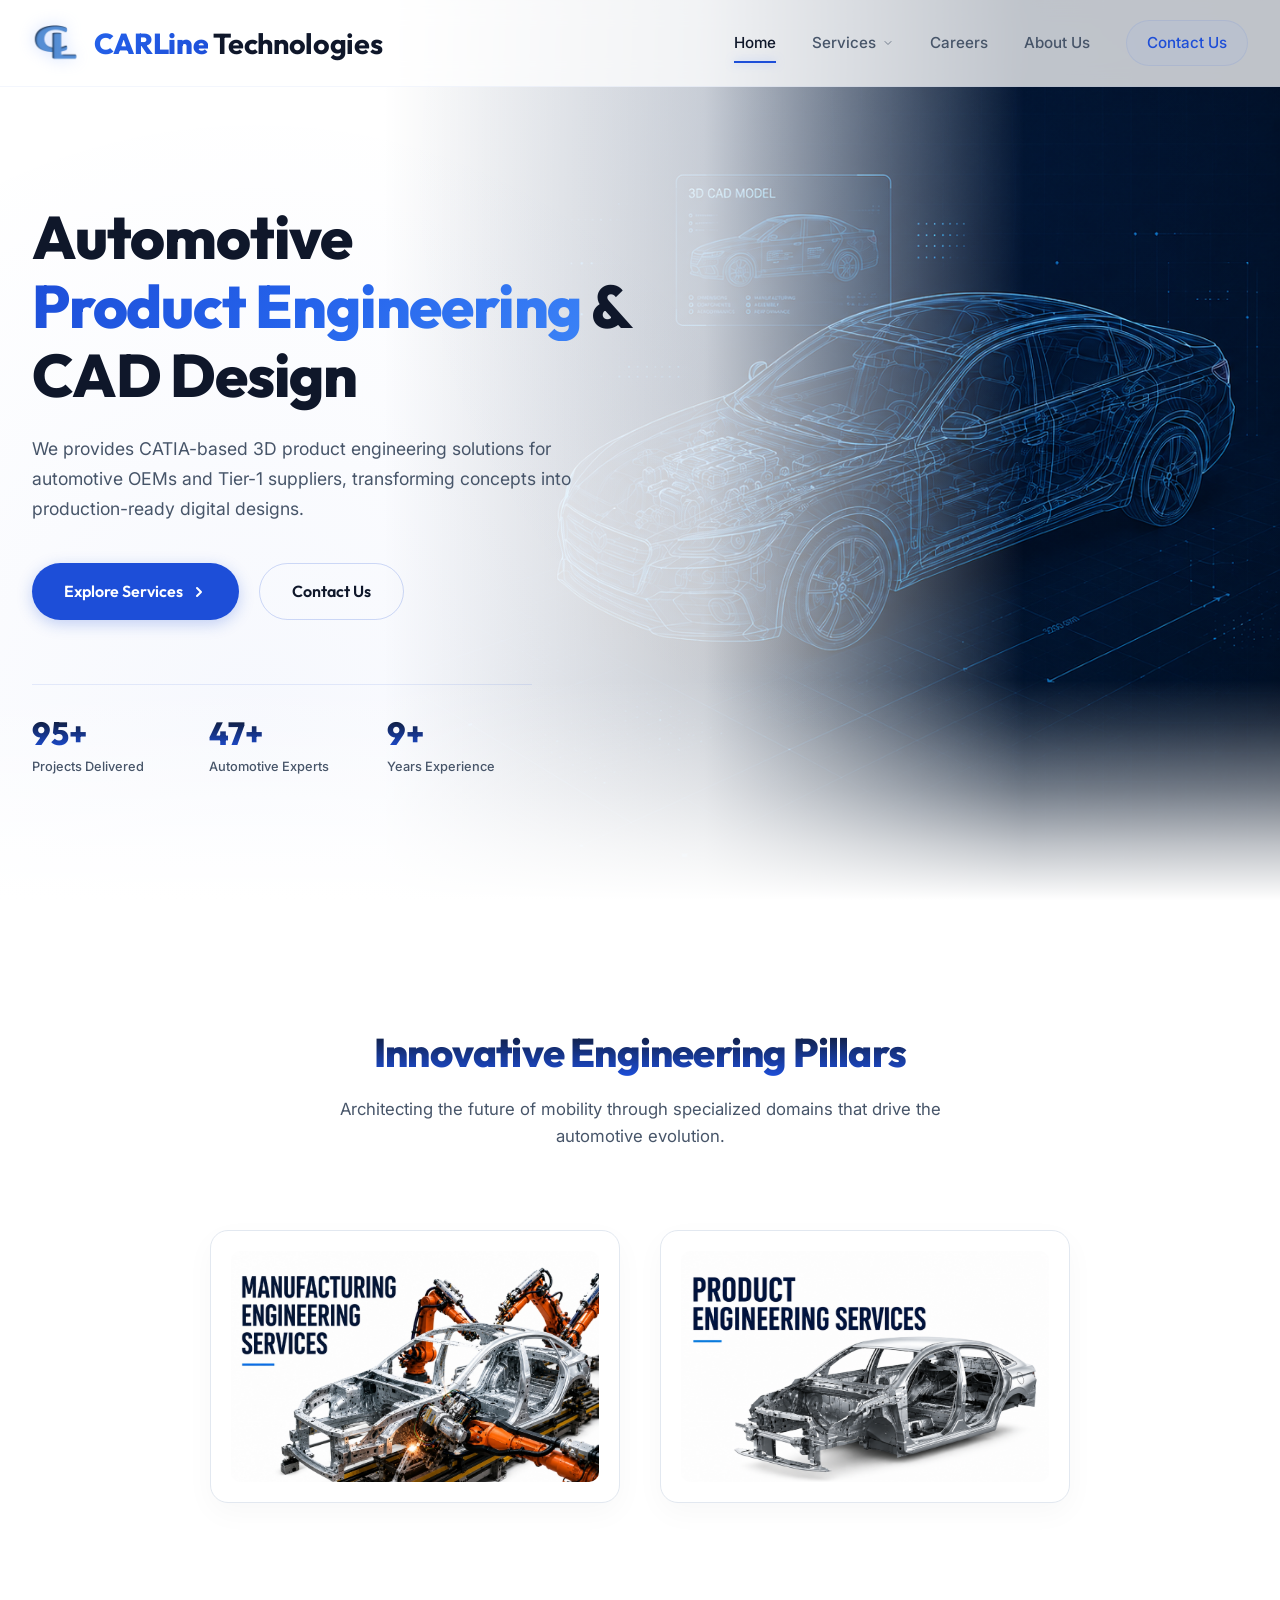
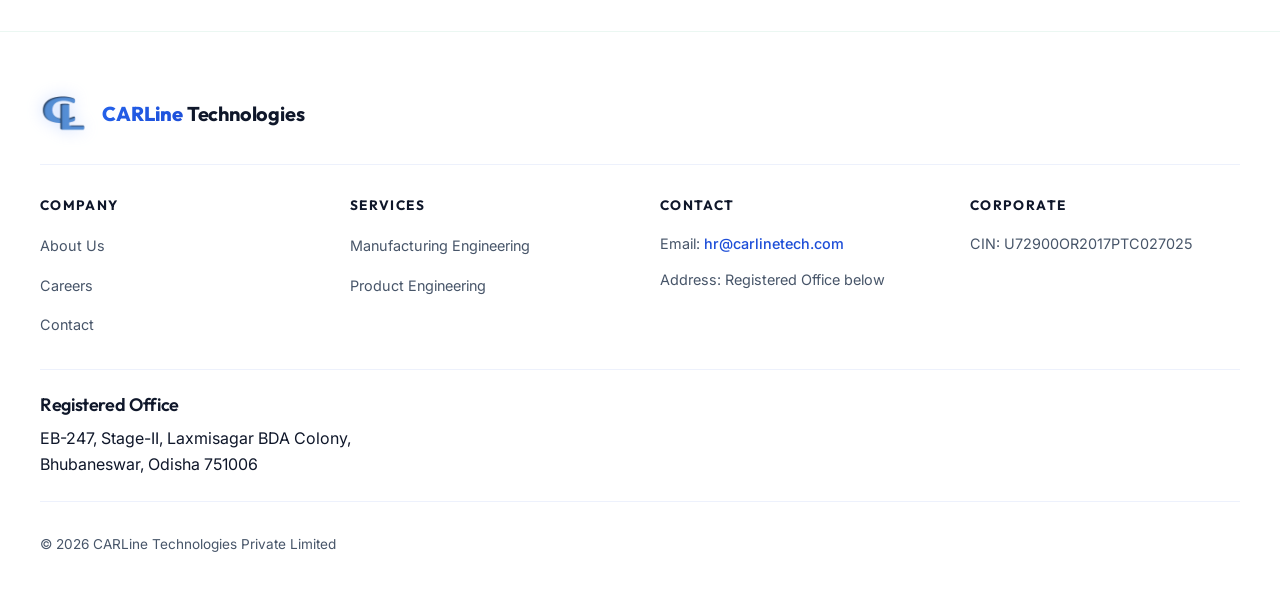
<file: index.html>
<!DOCTYPE html>
<html lang="en">
<head>
  <meta charset="UTF-8">
  <meta name="viewport" content="width=device-width, initial-scale=1.0">
  <title>CARLine Technologies</title>
  <meta name="description" content="Precision CAD engineering, automotive component design, 3D modeling, detailed drafting, and manufacturing-ready solutions by CARLine Technologies.">
  <!-- Google Fonts -->
  <link rel="preconnect" href="https://fonts.googleapis.com">
  <link rel="preconnect" href="https://fonts.gstatic.com" crossorigin>
  <link href="https://fonts.googleapis.com/css2?family=Inter:wght@300;400;500;600;700&family=Outfit:wght@300;400;500;600;700;800&display=swap" rel="stylesheet">
  <!-- Split Modular CSS Stylesheets -->
  <link rel="stylesheet" href="css/global.css">
  <link rel="stylesheet" href="css/navbar.css">
  <link rel="stylesheet" href="css/hero.css">
  <link rel="stylesheet" href="css/services.css">
  <link rel="stylesheet" href="css/footer.css">
  <link rel="stylesheet" href="css/responsive.css">
</head>
<body>
  <!-- Navigation Bar -->
  <div id="header"></div>
<main>
    <!-- Hero Section -->
    <section class="hero-section" id="home">
      <!-- Deep space glowing background grids -->
      <div class="hero-bg-glow"></div>
      <div class="hero-container">
        <!-- Hero Content (Left Side) -->
        <div class="hero-content">
         <h1 class="hero-title animate-fade-up">Automotive<span class="accent-text">Product Engineering</span> & CAD Design</h1>
          <p class="hero-subtitle animate-fade-up delay-1">We provides CATIA-based 3D product engineering solutions for automotive OEMs and Tier-1 suppliers, transforming concepts into production-ready digital designs.
          </p>
          <div class="hero-ctas animate-fade-up delay-2">
            <a href="services.html" class="btn btn-primary">
              Explore Services
              <svg class="btn-arrow" width="16" height="16" viewBox="0 0 16 16" fill="none" xmlns="http://www.w3.org/2000/svg">
                <path d="M6 12L10 8L6 4" stroke="currentColor" stroke-width="2" stroke-linecap="round" stroke-linejoin="round"/>
              </svg>
            </a>
            <a href="contact.html" class="btn btn-secondary">Contact Us</a>
          </div>
          <!-- Metrics Grid (Hero Bottom Left) -->
          <div class="metrics-grid animate-fade-up delay-3">
            <div class="metric-item">
              <div class="metric-number"><span class="counter" data-target="100">0</span>+</div>
              <div class="metric-label">Projects Delivered</div>
            </div>
            <div class="metric-item">
              <div class="metric-number"><span class="counter" data-target="50">0</span>+</div>
              <div class="metric-label">Automotive Experts</div>
            </div>
            <div class="metric-item">
              <div class="metric-number"><span class="counter" data-target="10">0</span>+</div>
              <div class="metric-label">Years Experience</div>
            </div>
          </div>
        </div>
      </div>
    </section>

    <!-- Innovative Engineering Pillars Section -->
    <section class="pillars-section" id="services">
      <div class="pillars-container">
        <div class="section-header scroll-reveal">
          <h2 class="section-title">Innovative Engineering Pillars</h2>
          <p class="section-subtitle">Architecting the future of mobility through specialized domains that drive the automotive evolution.</p>
        </div>
        <div class="cards-grid">
          <!-- Card 1: Manufacturing Engineering Navigation Element -->
          <a href="manufacturing-engineering.html" class="pillar-card scroll-reveal">
            <img src="images/manufacturing_engineering_exact.jpg" alt="Manufacturing Engineering Services" class="pillar-card-image" loading="lazy">
          </a>
          <!-- Card 2: Product Engineering Navigation Element -->
          <a href="product-engineering.html" class="pillar-card scroll-reveal">
            <img src="images/product_engineering_exact.png" alt="Product Engineering Services" class="pillar-card-image" loading="lazy">
          </a>
        </div>
      </div>
    </section>
  </main>

    <!-- Footer -->
  <div id="footer"></div>
  <!-- Client JavaScript -->
  <script src="js/include.js"></script>
  <script src="js/main.js"></script>
</body>
</html>
</file>
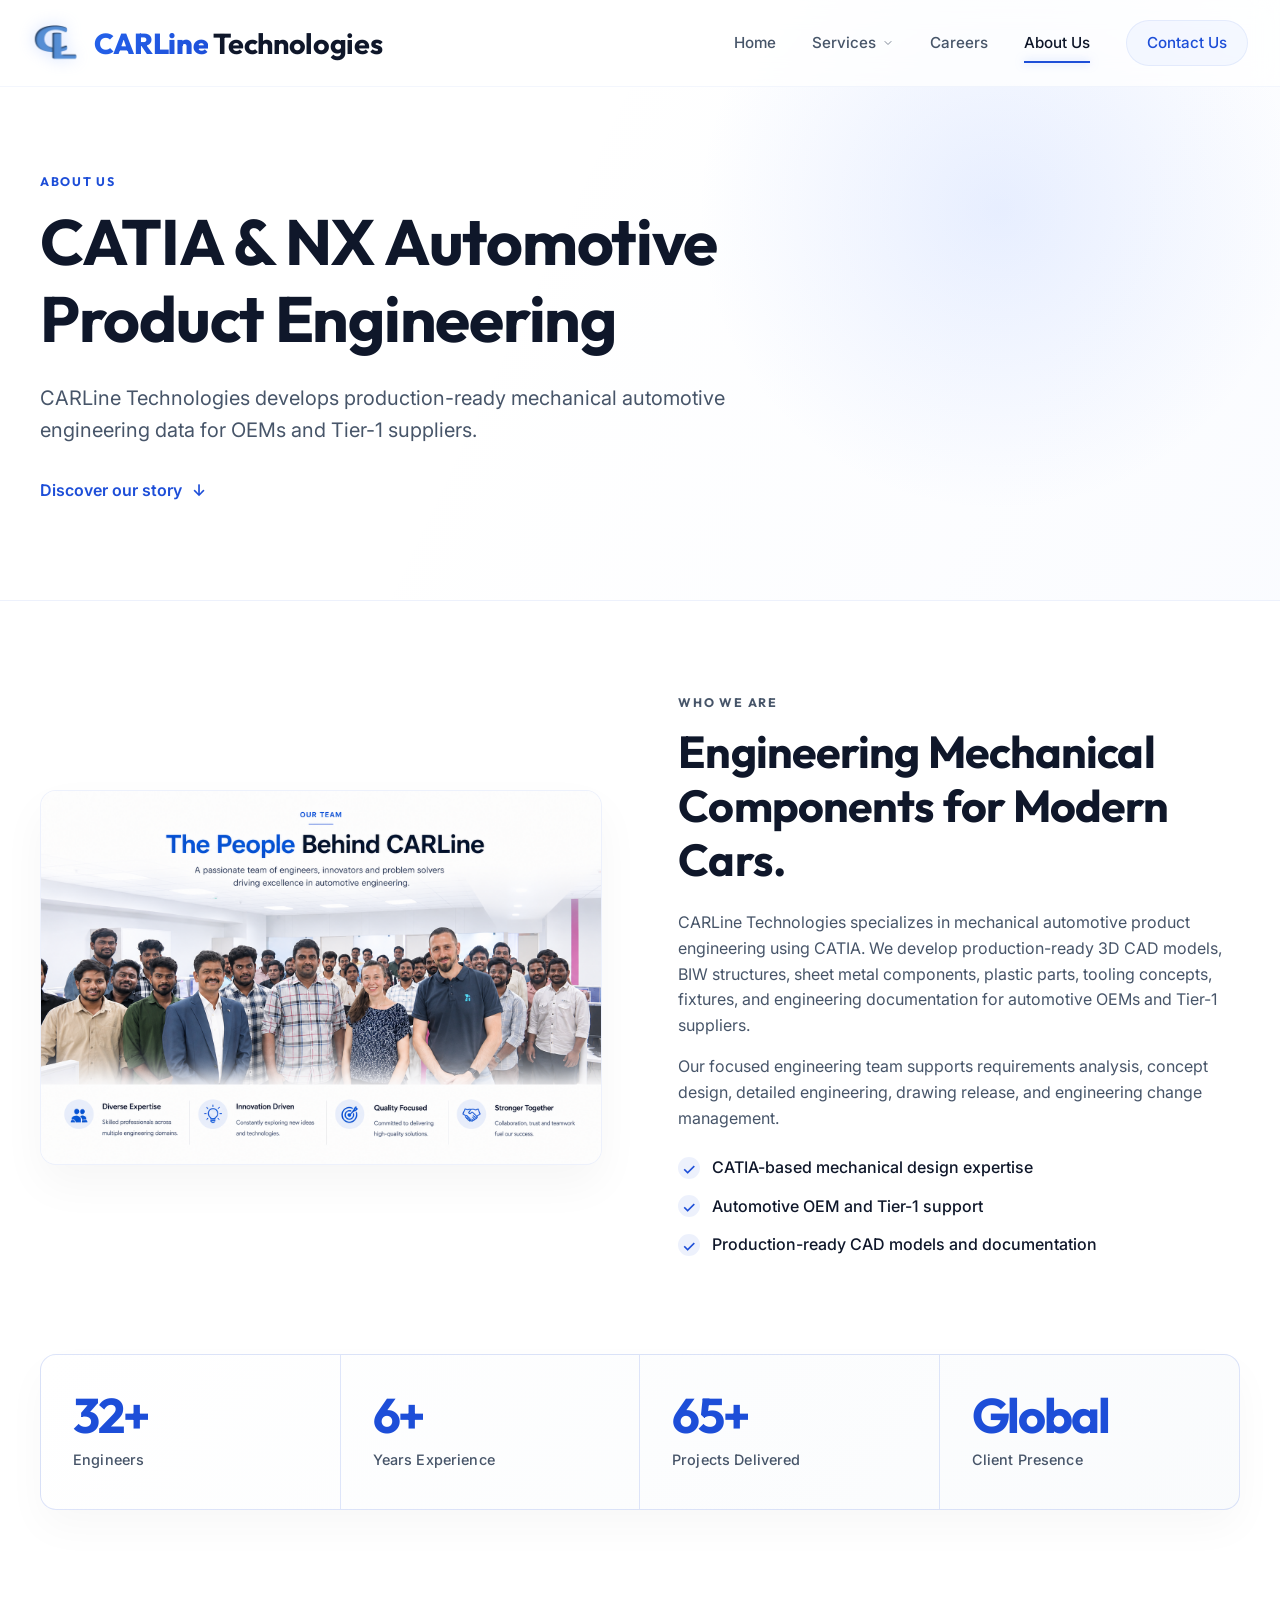
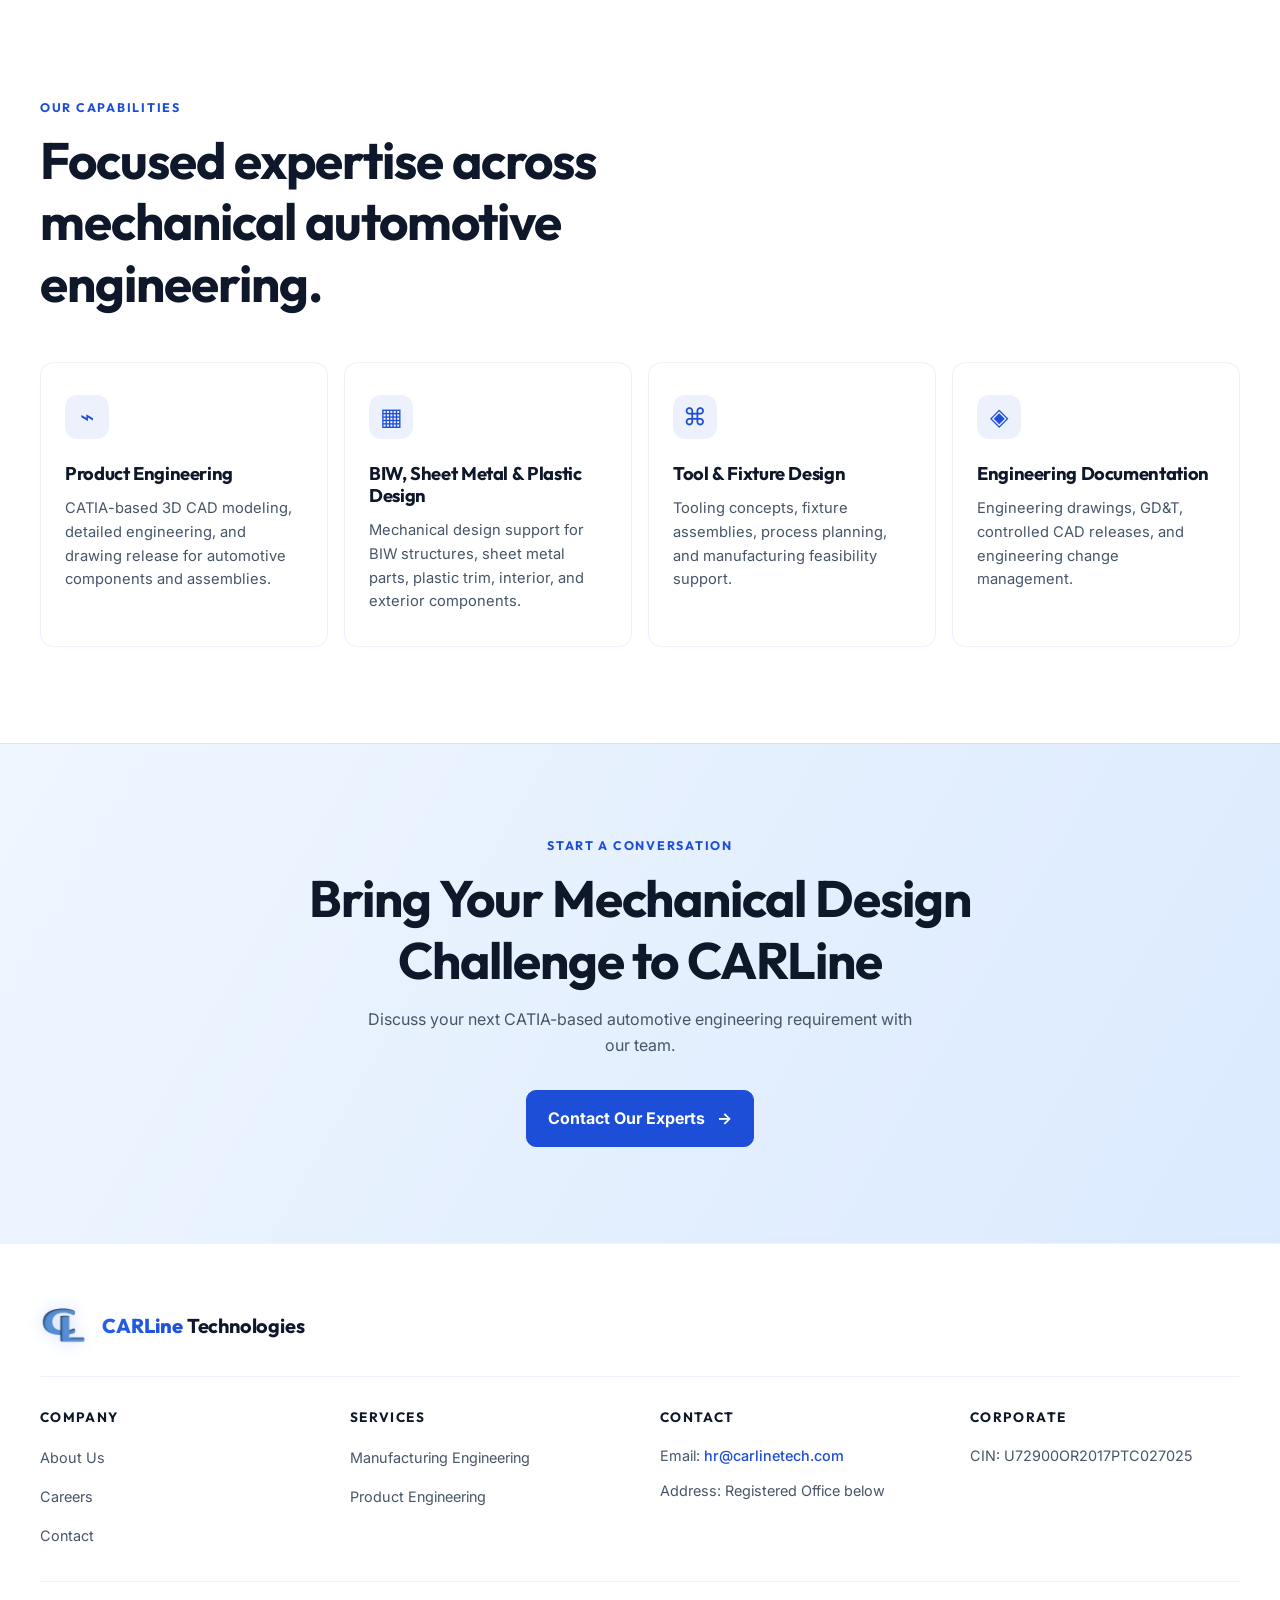
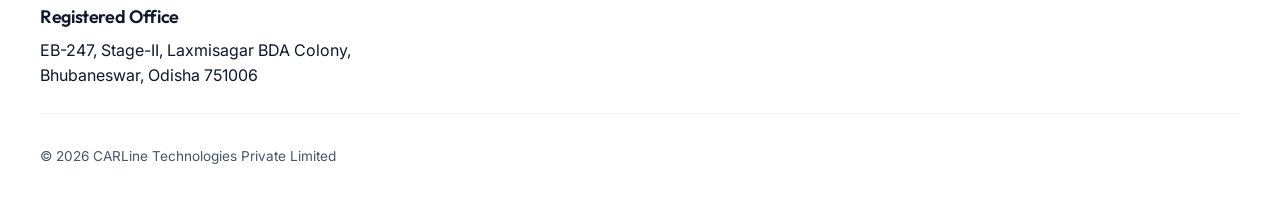
<file: about.html>
<!DOCTYPE html>
<html lang="en">
<head>
  <meta charset="UTF-8">
  <meta name="viewport" content="width=device-width, initial-scale=1.0">
  <title>About Us - CARLine Technologies</title>
  <meta name="description" content="CARLine Technologies provides CATIA-based mechanical automotive product engineering for OEMs and Tier-1 suppliers.">

  <!-- Google Fonts -->
  <link rel="preconnect" href="https://fonts.googleapis.com">
  <link rel="preconnect" href="https://fonts.gstatic.com" crossorigin>
  <link href="https://fonts.googleapis.com/css2?family=Inter:wght@300;400;500;600;700&family=Outfit:wght@300;400;500;600;700;800&display=swap" rel="stylesheet">

  <!-- CSS Stylesheets -->
  <link rel="stylesheet" href="css/global.css">
  <link rel="stylesheet" href="css/navbar.css">
  <link rel="stylesheet" href="css/footer.css">
  <link rel="stylesheet" href="css/responsive.css">
  <link rel="stylesheet" href="css/about.css">
</head>
<body>

  <!-- Navigation Header -->
  <div id="header"></div>

<main class="about-page">
  <section class="about-hero" aria-labelledby="about-title">
    <div class="about-shell">
      <div class="about-hero-copy animate-fade-up">
        <p class="about-eyebrow">About Us</p>
        <h1 id="about-title">CATIA & NX Automotive Product Engineering</h1>
        <p class="about-lead">CARLine Technologies develops production-ready mechanical automotive engineering data for OEMs and Tier-1 suppliers.</p>
        <a class="about-hero-link" href="#who-we-are">Discover our story <span aria-hidden="true">↓</span></a>
      </div>
    </div>
  </section>

  <section class="about-section" id="who-we-are" aria-labelledby="who-title">
    <div class="about-shell about-two-column">
      <figure class="about-image-panel scroll-reveal">
        <img src="images/clt.png" alt="CARLine Technologies team photo" loading="lazy">
        
      </figure>
      <div class="about-copy scroll-reveal">
        <p class="about-eyebrow">Who We Are</p>
        <h2 id="who-title">Engineering Mechanical Components for Modern Cars.</h2>
        <p>CARLine Technologies specializes in mechanical automotive product engineering using CATIA. We develop production-ready 3D CAD models, BIW structures, sheet metal components, plastic parts, tooling concepts, fixtures, and engineering documentation for automotive OEMs and Tier-1 suppliers.</p>
        <p>Our focused engineering team supports requirements analysis, concept design, detailed engineering, drawing release, and engineering change management.</p>
        <ul class="about-check-list">
          <li>CATIA-based mechanical design expertise</li><li>Automotive OEM and Tier-1 support</li><li>Production-ready CAD models and documentation</li>
        </ul>
      </div>
    </div>
  </section>

  <section class="about-stats-section" aria-label="CARLine Technologies at a glance">
    <div class="about-shell">
      <div class="about-stats-grid metrics-grid scroll-reveal">
        <article class="about-stat"><strong><span class="counter" data-target="50">0</span>+</strong><span>Engineers</span></article>
        <article class="about-stat"><strong><span class="counter" data-target="10">0</span>+</strong><span>Years Experience</span></article>
        <article class="about-stat"><strong><span class="counter" data-target="100">0</span>+</strong><span>Projects Delivered</span></article>
        <article class="about-stat"><strong>Global</strong><span>Client Presence</span></article>
      </div>
    </div>
  </section>

  <section class="about-section about-capabilities" aria-labelledby="capabilities-title">
    <div class="about-shell">
      <header class="about-section-heading scroll-reveal"><p class="about-eyebrow">Our Capabilities</p><h2 id="capabilities-title">Focused expertise across mechanical automotive engineering.</h2></header>
      <div class="about-card-grid">
        <article class="about-feature-card scroll-reveal"><span class="about-icon" aria-hidden="true">⌁</span><h3>Product Engineering</h3><p>CATIA-based 3D CAD modeling, detailed engineering, and drawing release for automotive components and assemblies.</p></article>
        <article class="about-feature-card scroll-reveal"><span class="about-icon" aria-hidden="true">▦</span><h3>BIW, Sheet Metal &amp; Plastic Design</h3><p>Mechanical design support for BIW structures, sheet metal parts, plastic trim, interior, and exterior components.</p></article>
        <article class="about-feature-card scroll-reveal"><span class="about-icon" aria-hidden="true">⌘</span><h3>Tool &amp; Fixture Design</h3><p>Tooling concepts, fixture assemblies, process planning, and manufacturing feasibility support.</p></article>
        <article class="about-feature-card scroll-reveal"><span class="about-icon" aria-hidden="true">◈</span><h3>Engineering Documentation</h3><p>Engineering drawings, GD&amp;T, controlled CAD releases, and engineering change management.</p></article>
      </div>
    </div>
  </section>

  <section class="about-cta" aria-labelledby="cta-title">
    <div class="about-shell about-cta-content scroll-reveal">
      <p class="about-eyebrow">Start a Conversation</p><h2 id="cta-title">Bring Your Mechanical Design Challenge to CARLine</h2>
      <p>Discuss your next CATIA-based automotive engineering requirement with our team.</p>
      <a class="about-cta-button" href="contact.html">Contact Our Experts <span aria-hidden="true">→</span></a>
    </div>
  </section>
</main>

    <!-- Footer -->
  <div id="footer"></div>
  <!-- Client JavaScript -->
  <script src="js/include.js"></script>
  <script src="js/main.js"></script>
</body>
</html>
</file>
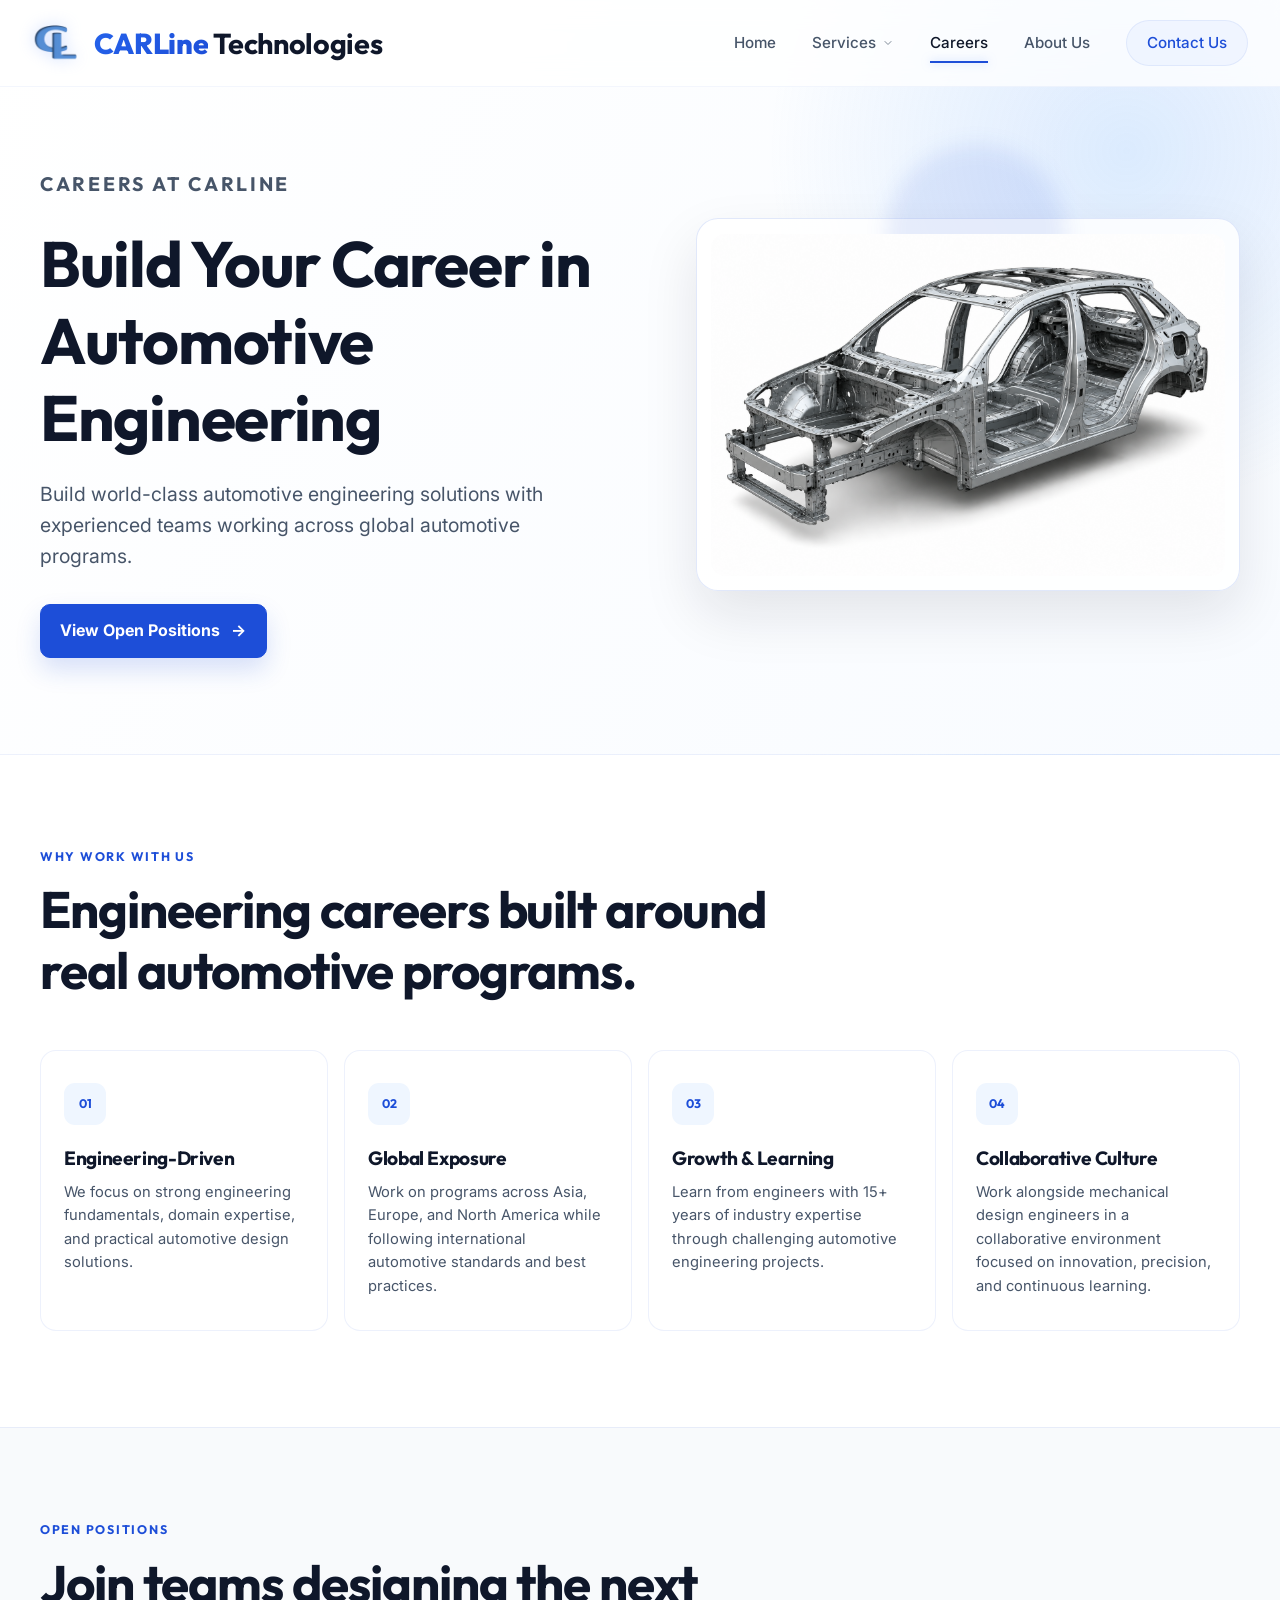
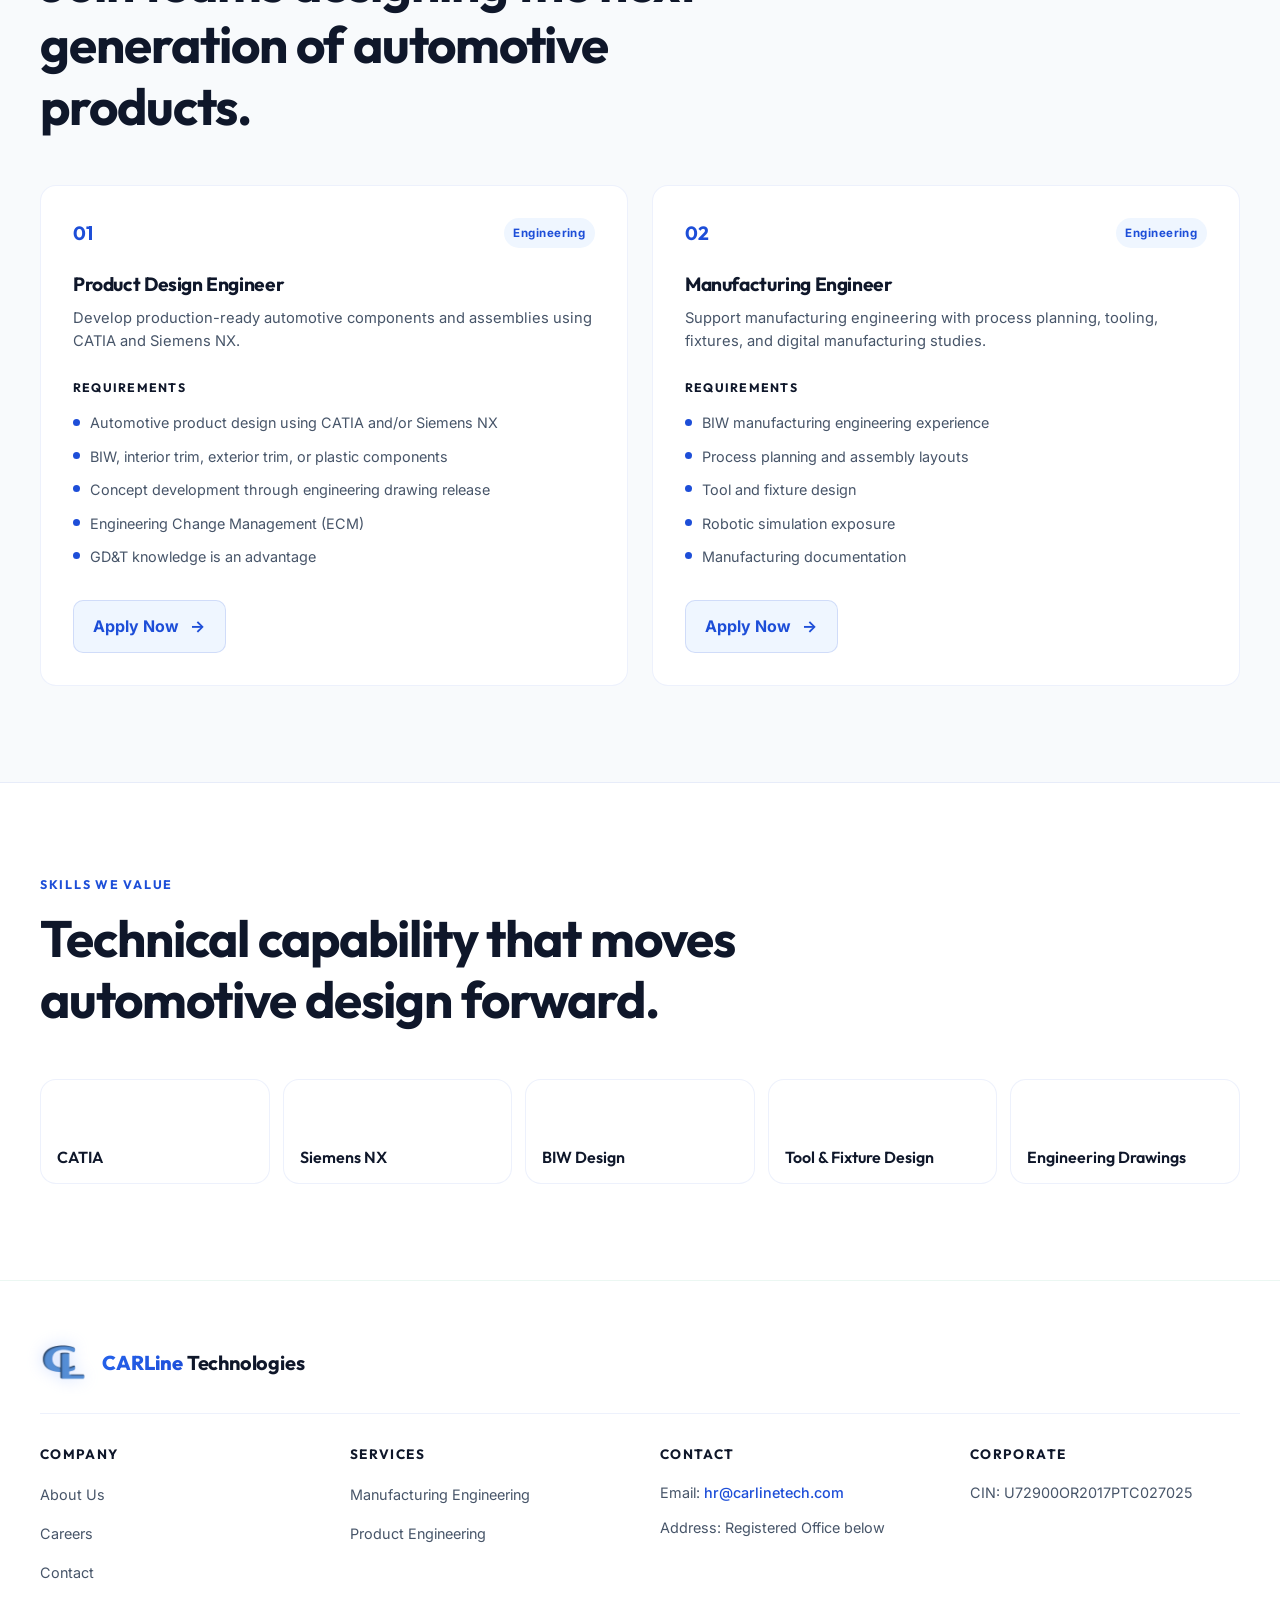
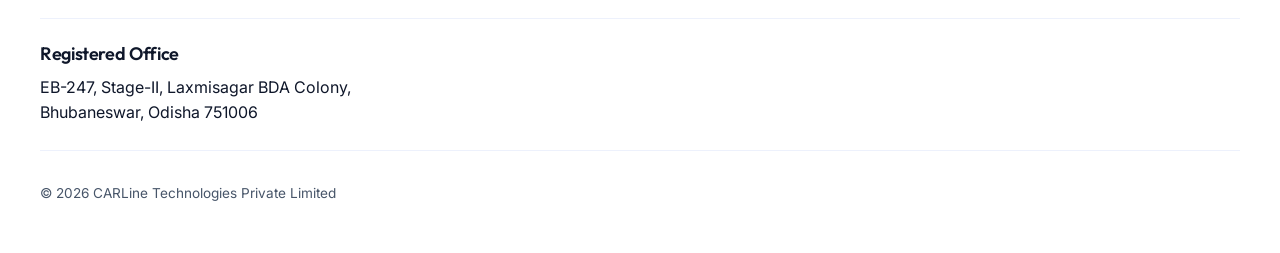
<file: careers.html>
<!DOCTYPE html>
<html lang="en">
<head>
  <meta charset="UTF-8">
  <meta name="viewport" content="width=device-width, initial-scale=1.0">
  <title>Careers - CARLine Technologies</title>
  <meta name="description" content="Build your career in CATIA and Siemens NX automotive mechanical engineering at CARLine Technologies.">
  <link rel="preconnect" href="https://fonts.googleapis.com">
  <link rel="preconnect" href="https://fonts.gstatic.com" crossorigin>
  <link href="https://fonts.googleapis.com/css2?family=Inter:wght@300;400;500;600;700&family=Outfit:wght@300;400;500;600;700;800&display=swap" rel="stylesheet">
  <link rel="stylesheet" href="css/global.css">
  <link rel="stylesheet" href="css/navbar.css">
  <link rel="stylesheet" href="css/careers.css">
  <link rel="stylesheet" href="css/footer.css">
  <link rel="stylesheet" href="css/responsive.css">
</head>
<body>
  <div id="header"></div>

  <main class="careers-page">
    <section class="careers-hero" aria-labelledby="careers-title">
      <div class="careers-shell careers-hero-layout">
        <div class="careers-hero-copy animate-fade-up">
          <p class="careers-eyebrow">Careers at CARLine</p>
          <h1 id="careers-title">Build Your Career in Automotive Engineering</h1>
          <p>Build world-class automotive engineering solutions with experienced teams working across global automotive programs.</p>
          <a class="careers-button careers-button-primary" href="#open-positions">View Open Positions <span aria-hidden="true">→</span></a>
        </div>
        <div class="careers-hero-visual animate-fade-up delay-1">
          <img src="images/career hero.png" alt="Automotive CAD design model" loading="eager">
          
        </div>
      </div>
    </section>

    <section class="careers-section" aria-labelledby="why-title">
      <div class="careers-shell">
        <header class="careers-section-heading scroll-reveal">
          <p class="careers-eyebrow">Why Work With Us</p>
          <h2 id="why-title">Engineering careers built around real automotive programs.</h2>
        </header>
        <div class="careers-feature-grid">
          <article class="careers-feature-card scroll-reveal"><span class="careers-icon">01</span><h3>Engineering-Driven</h3><p>We focus on strong engineering fundamentals, domain expertise, and practical automotive design solutions.</p></article>
          <article class="careers-feature-card scroll-reveal"><span class="careers-icon">02</span><h3>Global Exposure</h3><p>Work on programs across Asia, Europe, and North America while following international automotive standards and best practices.</p></article>
          <article class="careers-feature-card scroll-reveal"><span class="careers-icon">03</span><h3>Growth &amp; Learning</h3><p>Learn from engineers with 15+ years of industry expertise through challenging automotive engineering projects.</p></article>
          <article class="careers-feature-card scroll-reveal"><span class="careers-icon">04</span><h3>Collaborative Culture</h3><p>Work alongside mechanical design engineers in a collaborative environment focused on innovation, precision, and continuous learning.</p></article>
        </div>
      </div>
    </section>

    <section class="careers-section careers-section-soft" id="open-positions" aria-labelledby="positions-title">
      <div class="careers-shell">
        <header class="careers-section-heading scroll-reveal">
          <p class="careers-eyebrow">Open Positions</p>
          <h2 id="positions-title">Join teams designing the next generation of automotive products.</h2>
        </header>
        <div class="careers-job-grid">
          <article class="careers-job-card scroll-reveal">
            <div class="careers-job-top"><span class="careers-job-index">01</span><span class="careers-job-type">Engineering</span></div>
            <h3>Product Design Engineer</h3>
            <p>Develop production-ready automotive components and assemblies using CATIA and Siemens NX.</p>
            <h4>Requirements</h4>
            <ul>
              <li>Automotive product design using CATIA and/or Siemens NX</li>
              <li>BIW, interior trim, exterior trim, or plastic components</li>
              <li>Concept development through engineering drawing release</li>
              <li>Engineering Change Management (ECM)</li>
              <li>GD&amp;T knowledge is an advantage</li>
            </ul>
            <a class="careers-button careers-button-secondary" href="contact.html">Apply Now <span aria-hidden="true">→</span></a>
          </article>
          <article class="careers-job-card scroll-reveal">
            <div class="careers-job-top"><span class="careers-job-index">02</span><span class="careers-job-type">Engineering</span></div>
            <h3>Manufacturing Engineer</h3>
            <p>Support manufacturing engineering with process planning, tooling, fixtures, and digital manufacturing studies.</p>
            <h4>Requirements</h4>
            <ul>
              <li>BIW manufacturing engineering experience</li>
              <li>Process planning and assembly layouts</li>
              <li>Tool and fixture design</li>
              <li>Robotic simulation exposure</li>
              <li>Manufacturing documentation</li>
            </ul>
            <a class="careers-button careers-button-secondary" href="contact.html">Apply Now <span aria-hidden="true">→</span></a>
          </article>
        </div>
      </div>
    </section>

    <section class="careers-section" aria-labelledby="skills-title">
      <div class="careers-shell">
        <header class="careers-section-heading scroll-reveal">
          <p class="careers-eyebrow">Skills We Value</p>
          <h2 id="skills-title">Technical capability that moves automotive design forward.</h2>
        </header>
        <div class="careers-skills-grid">
          <span class="careers-skill scroll-reveal">CATIA</span><span class="careers-skill scroll-reveal">Siemens NX</span><span class="careers-skill scroll-reveal">BIW Design</span><span class="careers-skill scroll-reveal">Tool &amp; Fixture Design</span><span class="careers-skill scroll-reveal">Engineering Drawings</span>
        </div>
      </div>
    </section>

  </main>

  <div id="footer"></div>
  <script src="js/include.js"></script>
  <script src="js/main.js"></script>
</body>
</html>
</file>
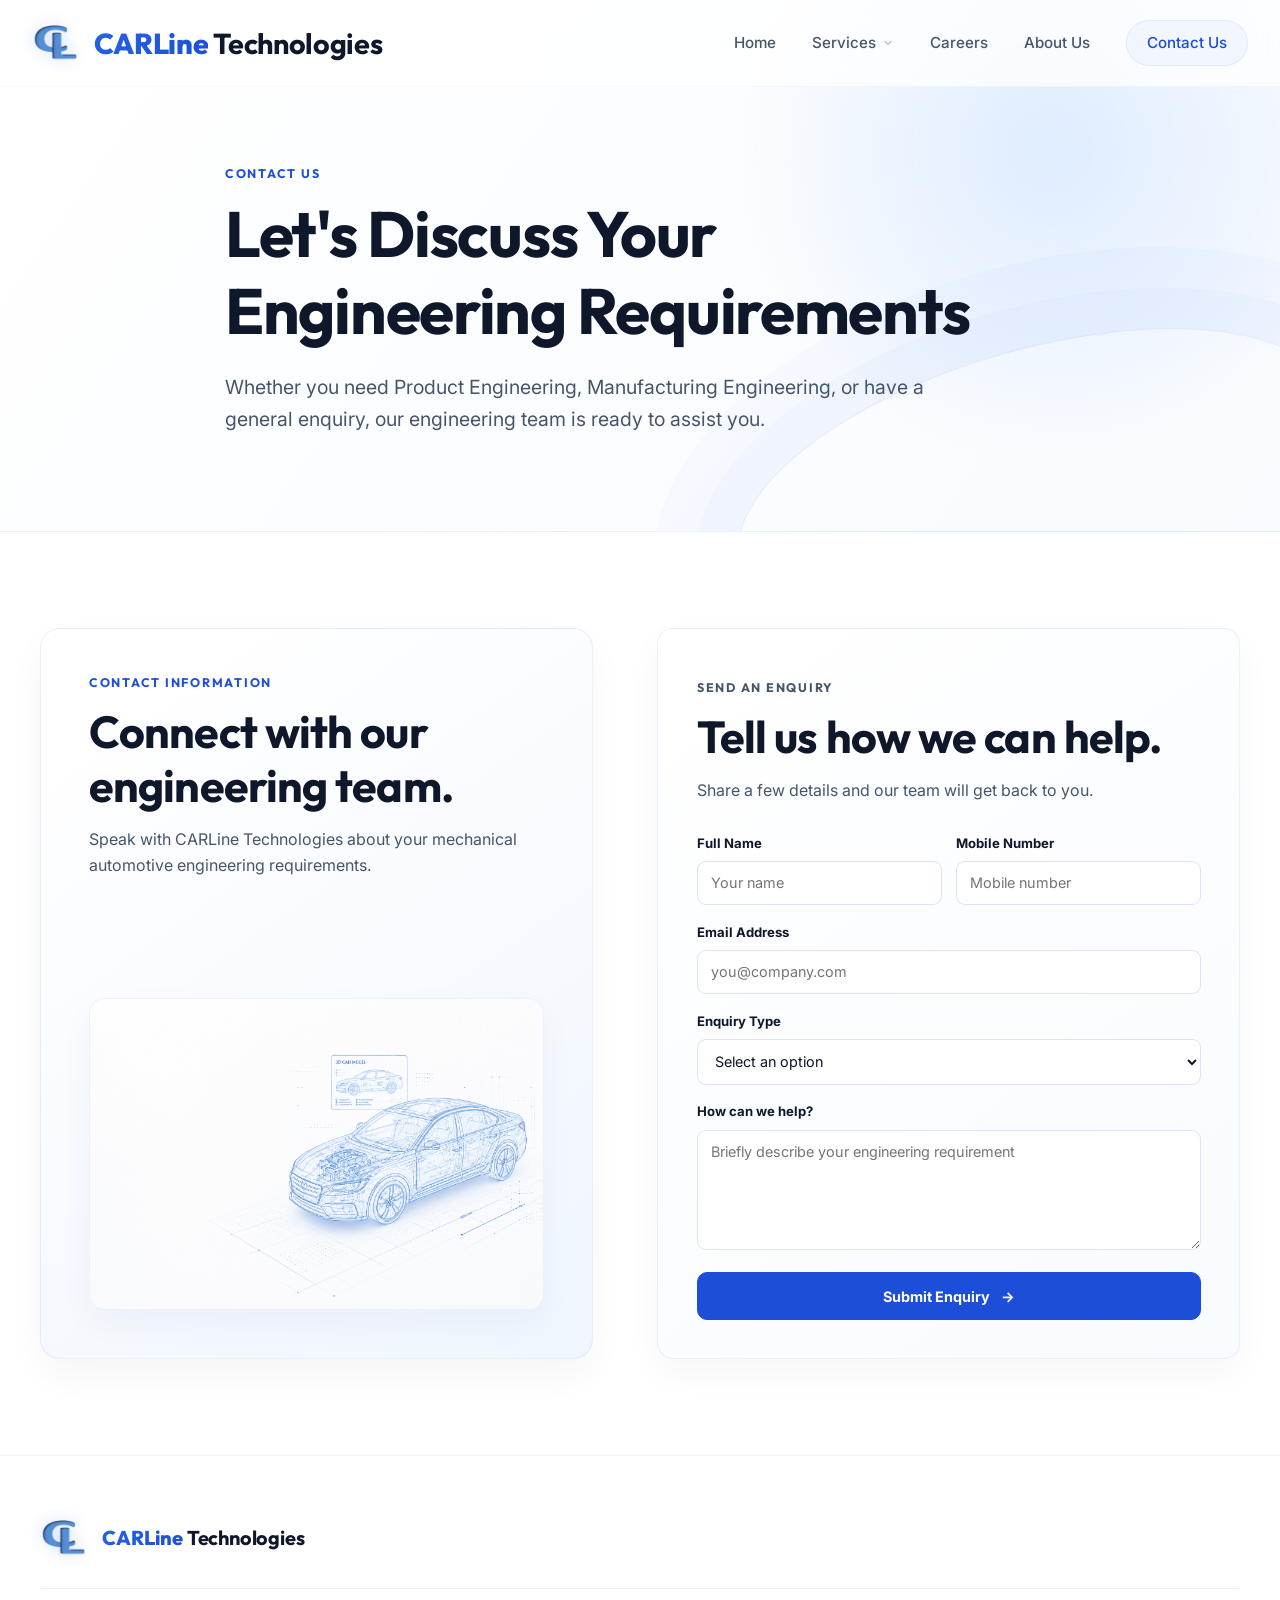
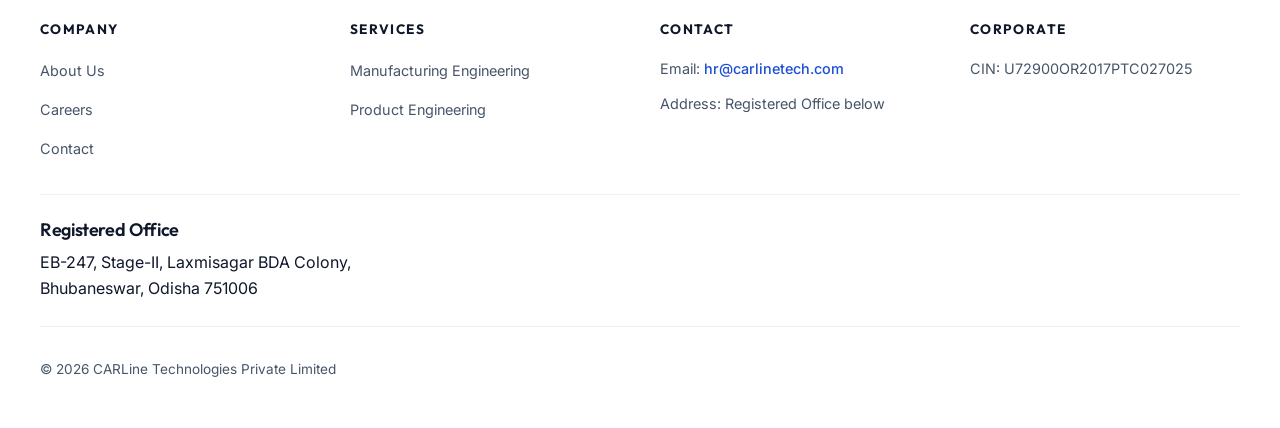
<file: contact.html>
<!DOCTYPE html>
<html lang="en">
<head>
  <meta charset="UTF-8">
  <meta name="viewport" content="width=device-width, initial-scale=1.0">
  <title>Contact Us - CARLine Technologies</title>
  <meta name="description" content="Discuss your product engineering, manufacturing engineering, or general automotive mechanical engineering requirements with CARLine Technologies.">
  <link rel="preconnect" href="https://fonts.googleapis.com">
  <link rel="preconnect" href="https://fonts.gstatic.com" crossorigin>
  <link href="https://fonts.googleapis.com/css2?family=Inter:wght@300;400;500;600;700&family=Outfit:wght@300;400;500;600;700;800&display=swap" rel="stylesheet">
  <link rel="stylesheet" href="css/global.css">
  <link rel="stylesheet" href="css/navbar.css">
  <link rel="stylesheet" href="css/contact.css">
  <link rel="stylesheet" href="css/footer.css">
  <link rel="stylesheet" href="css/responsive.css">
</head>
<body>
  <div id="header"></div>

  <main class="contact-page">
    <section class="contact-hero" aria-labelledby="contact-title">
      <div class="contact-shell contact-hero-copy animate-fade-up">
        <p class="contact-eyebrow">Contact Us</p>
        <h1 id="contact-title">Let's Discuss Your Engineering Requirements</h1>
        <p>Whether you need Product Engineering, Manufacturing Engineering, or have a general enquiry, our engineering team is ready to assist you.</p>
      </div>
    </section>

    <section class="contact-section" aria-labelledby="contact-details-title">
      <div class="contact-shell contact-layout">
        <div class="contact-information scroll-reveal">
          <header class="contact-section-heading">
            <p class="contact-eyebrow">Contact Information</p>
            <h2 id="contact-details-title">Connect with our engineering team.</h2>
            <p>Speak with CARLine Technologies about your mechanical automotive engineering requirements.</p>
          </header>

          <div class="contact-details-grid">
            <figure class="contact-engineering-visual">
              <img src="images/contact-engineering.png" alt="Automotive 3D CAD engineering model" loading="lazy">
            </figure>
          </div>
        </div>

        <aside class="contact-form-card scroll-reveal" aria-labelledby="enquiry-title">
          <p class="contact-eyebrow">Send an Enquiry</p>
          <h2 id="enquiry-title">Tell us how we can help.</h2>
          <p>Share a few details and our team will get back to you.</p>
          <form id="contactForm" class="contact-form" action="#" method="post">
            <div class="contact-field-row">
              <label>Full Name<input type="text" name="name" placeholder="Your name" autocomplete="name"></label>
              <label>Mobile Number<input type="tel" name="phone" placeholder="Mobile number" autocomplete="tel"></label>
            </div>
            <label>Email Address<input type="email" name="email" placeholder="you@company.com" autocomplete="email"></label>
            <label>Enquiry Type<select name="enquiry"><option value="">Select an option</option><option>Product Engineering</option><option>Manufacturing Engineering</option><option>General Enquiry</option></select></label>
            <label>How can we help?<textarea name="message" rows="5" placeholder="Briefly describe your engineering requirement"></textarea></label>
            <button class="contact-button" type="submit">Submit Enquiry <span aria-hidden="true">→</span></button>
          </form>
        </aside>
      </div>
    </section>
  </main>

  <div id="footer"></div>
  <script src="js/include.js"></script>
  <script src="js/main.js"></script>
</body>
</html>
</file>
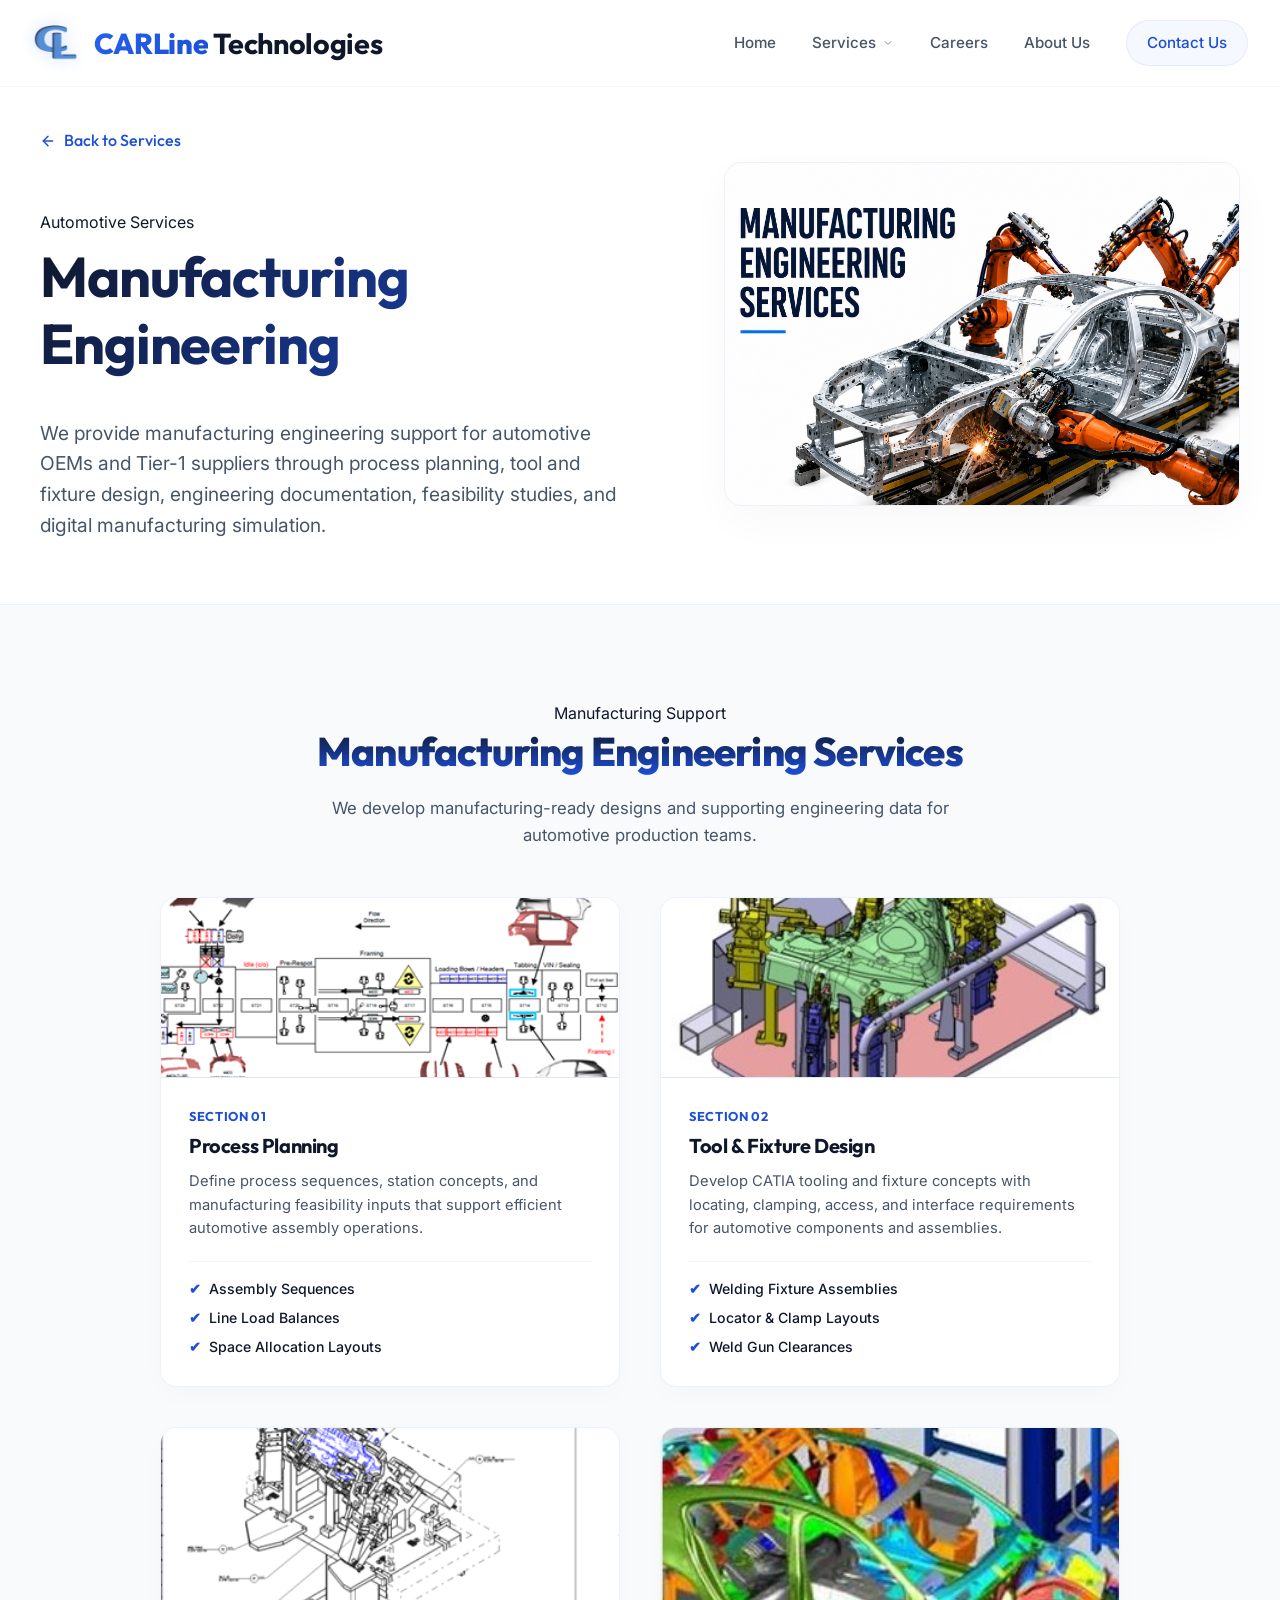
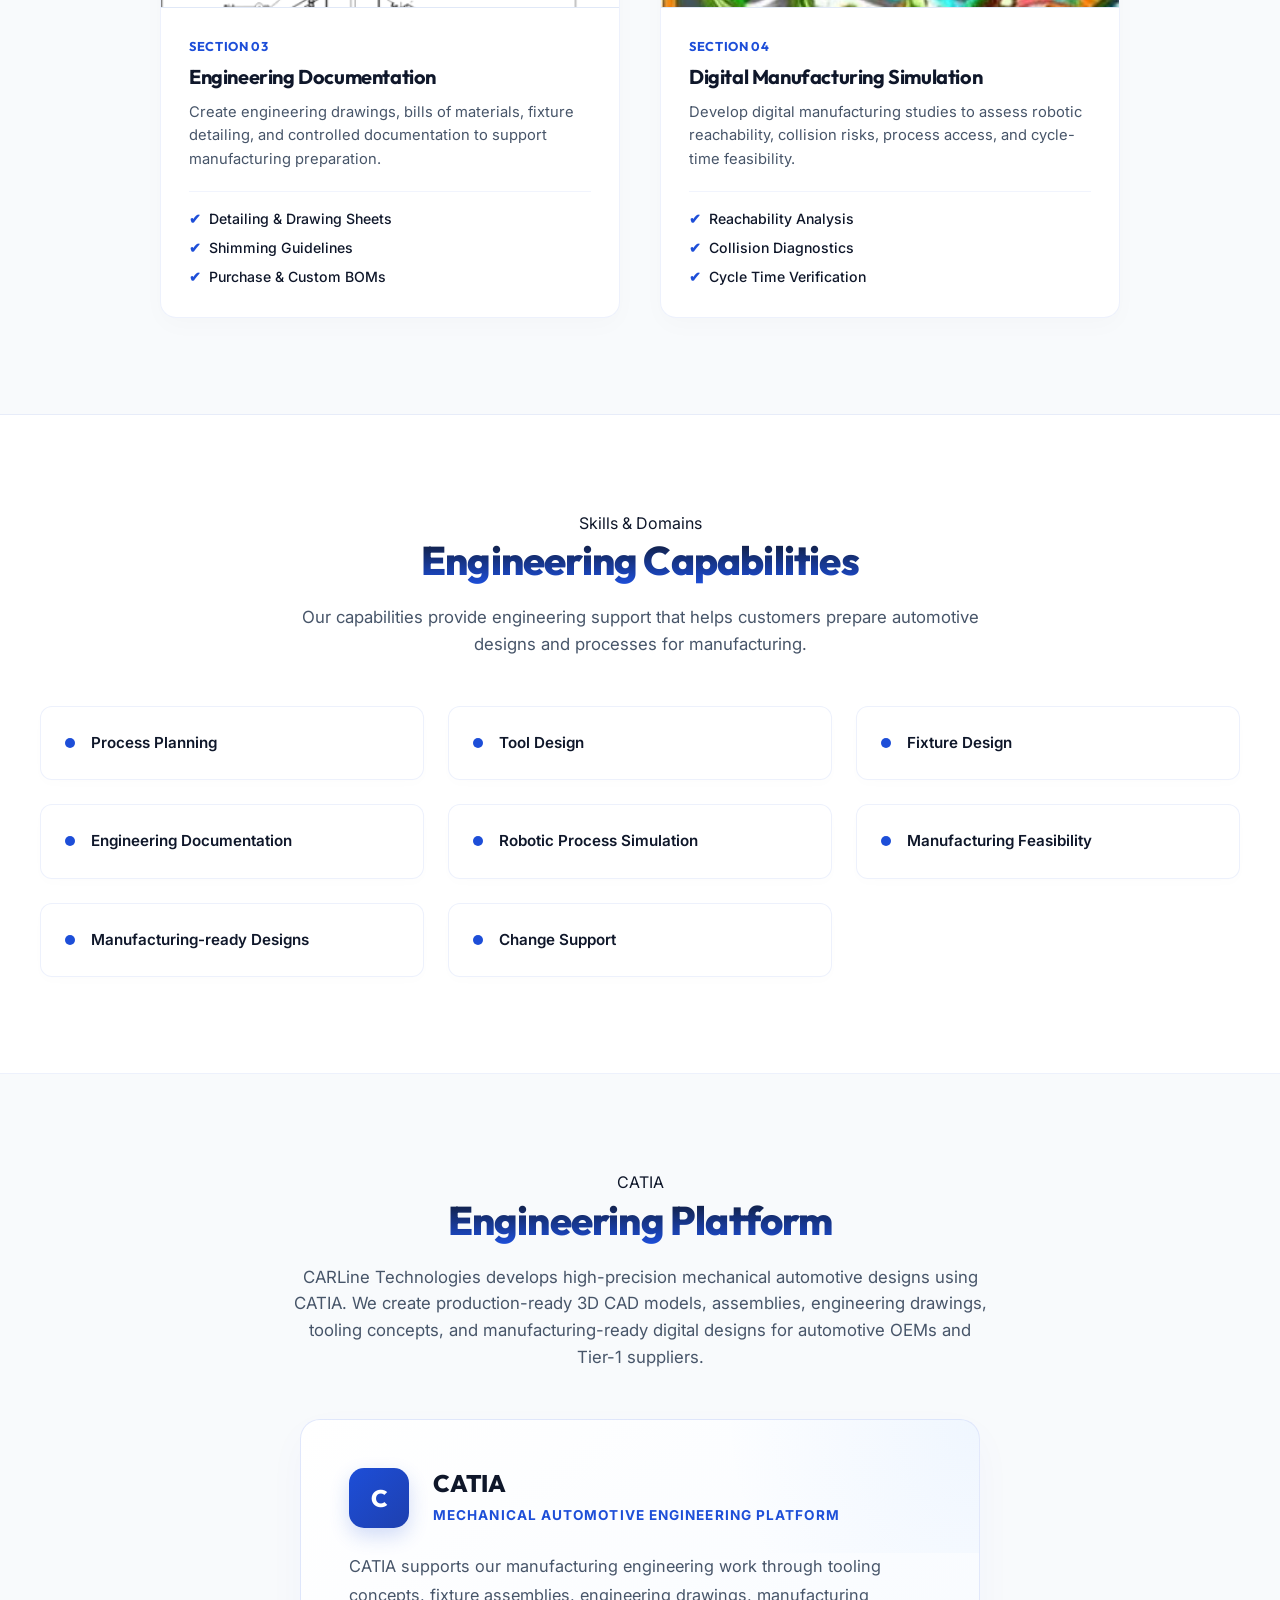
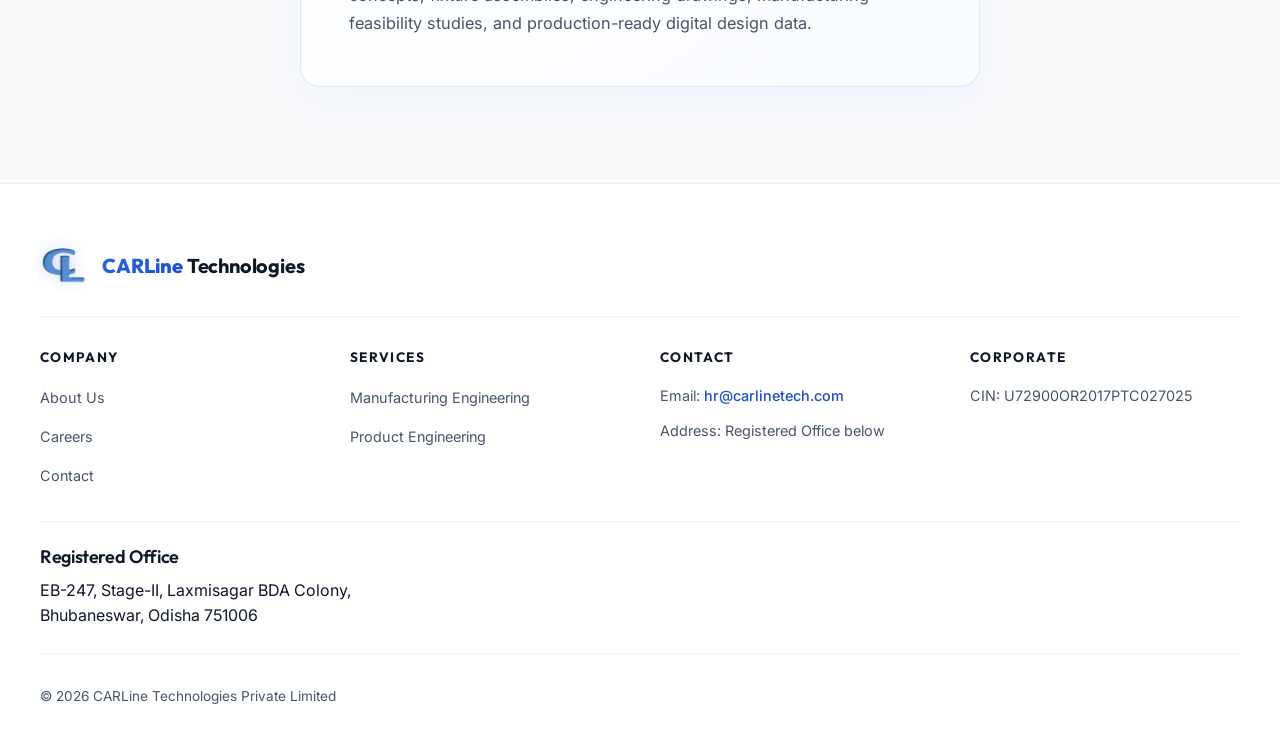
<file: manufacturing-engineering.html>
<!DOCTYPE html>
<html lang="en">
<head>
  <meta charset="UTF-8">
  <meta name="viewport" content="width=device-width, initial-scale=1.0">
  <title>Manufacturing Engineering - CARLine Technologies</title>
  <meta name="description" content="CARLine provides manufacturing engineering support through process planning, tool and fixture design, engineering documentation, feasibility studies, and digital manufacturing simulation.">
  <!-- Google Fonts -->
  <link rel="preconnect" href="https://fonts.googleapis.com">
  <link rel="preconnect" href="https://fonts.gstatic.com" crossorigin>
  <link href="https://fonts.googleapis.com/css2?family=Inter:wght@300;400;500;600;700&family=Outfit:wght@300;400;500;600;700;800&display=swap" rel="stylesheet">
  <!-- CSS Stylesheets -->
  <link rel="stylesheet" href="css/global.css">
  <link rel="stylesheet" href="css/navbar.css">
  <link rel="stylesheet" href="css/services.css">
  <link rel="stylesheet" href="css/footer.css">
  <link rel="stylesheet" href="css/responsive.css">
</head>
<body>
  <!-- Navigation Header -->
  <div id="header"></div>

  <main>
    <!-- Hero Section -->
    <header class="details-hero">
      <div class="details-hero-container">
        <div class="details-hero-copy animate-fade-up">
          <a href="services.html" class="details-back-link">
            <svg width="16" height="16" viewBox="0 0 24 24" fill="none" stroke="currentColor" stroke-width="2.2" stroke-linecap="round" stroke-linejoin="round">
              <line x1="19" y1="12" x2="5" y2="12"></line>
              <polyline points="12 19 5 12 12 5"></polyline>
            </svg>
            Back to Services
          </a>
          <p class="about-eyebrow" style="margin-top: 1rem;">Automotive Services</p>
          <h1 class="details-title" style="margin-top: 0.5rem; font-size: clamp(2.5rem, 4.5vw, 3.5rem);">Manufacturing Engineering</h1>
          <p class="details-intro" style="max-width: 600px; margin-top: 1rem;">
            We provide manufacturing engineering support for automotive OEMs and Tier-1 suppliers through process planning, tool and fixture design, engineering documentation, feasibility studies, and digital manufacturing simulation.
          </p>
        </div>
        <div class="details-hero-image-panel animate-fade-up">
          <img src="images/manufacturing_engineering_exact.jpg" alt="Automotive Manufacturing Engineering Robotic Line" loading="eager">
        </div>
      </div>
    </header>

    <!-- Workflow / Content Section -->
    <section class="workflow-section">
      <div class="workflow-container">
        <div class="timeline-intro scroll-reveal" style="text-align: center; max-width: 700px; margin: 0 auto 3rem;">
          <p class="about-eyebrow">Manufacturing Support</p>
          <h2 class="section-title">Manufacturing Engineering Services</h2>
          <p class="section-subtitle">We develop manufacturing-ready designs and supporting engineering data for automotive production teams.</p>
        </div>

        <div class="workflow-grid grid-2-cols">
          <!-- Process Planning -->
          <article class="workflow-card scroll-reveal">
            <div class="workflow-image-container">
              <img src="images/planning.png" alt="Operational routing and assembly sequences" loading="lazy">
            </div>
            <div class="workflow-content">
              <span class="workflow-stage">Section 01</span>
              <h3 class="workflow-title">Process Planning</h3>
              <p class="workflow-desc">Define process sequences, station concepts, and manufacturing feasibility inputs that support efficient automotive assembly operations.</p>
              <ul class="workflow-bullets">
                <li><span class="workflow-check">✔</span> Assembly Sequences</li>
                <li><span class="workflow-check">✔</span> Line Load Balances</li>
                <li><span class="workflow-check">✔</span> Space Allocation Layouts</li>
              </ul>
            </div>
          </article>

          <!-- Tool & Fixture Design -->
          <article class="workflow-card scroll-reveal">
            <div class="workflow-image-container">
              <img src="images/tooling.jpg" alt="Automotive weld fixture design in CAD" loading="lazy">
            </div>
            <div class="workflow-content">
              <span class="workflow-stage">Section 02</span>
              <h3 class="workflow-title">Tool & Fixture Design</h3>
              <p class="workflow-desc">Develop CATIA tooling and fixture concepts with locating, clamping, access, and interface requirements for automotive components and assemblies.</p>
              <ul class="workflow-bullets">
                <li><span class="workflow-check">✔</span> Welding Fixture Assemblies</li>
                <li><span class="workflow-check">✔</span> Locator & Clamp Layouts</li>
                <li><span class="workflow-check">✔</span> Weld Gun Clearances</li>
              </ul>
            </div>
          </article>

          <!-- Manufacturing Documentation -->
          <article class="workflow-card scroll-reveal">
            <div class="workflow-image-container">
              <img src="images/manufacturing.png" alt="Detailed fixture assembly drawing" loading="lazy">
            </div>
            <div class="workflow-content">
              <span class="workflow-stage">Section 03</span>
              <h3 class="workflow-title">Engineering Documentation</h3>
              <p class="workflow-desc">Create engineering drawings, bills of materials, fixture detailing, and controlled documentation to support manufacturing preparation.</p>
              <ul class="workflow-bullets">
                <li><span class="workflow-check">✔</span> Detailing & Drawing Sheets</li>
                <li><span class="workflow-check">✔</span> Shimming Guidelines</li>
                <li><span class="workflow-check">✔</span> Purchase & Custom BOMs</li>
              </ul>
            </div>
          </article>

          <!-- Digital Manufacturing Simulation -->
          <article class="workflow-card scroll-reveal">
            <div class="workflow-image-container">
              <img src="images/robotic.jpg" alt="Robotic cell simulation and reach study" loading="lazy">
            </div>
            <div class="workflow-content">
              <span class="workflow-stage">Section 04</span>
              <h3 class="workflow-title">Digital Manufacturing Simulation</h3>
              <p class="workflow-desc">Develop digital manufacturing studies to assess robotic reachability, collision risks, process access, and cycle-time feasibility.</p>
              <ul class="workflow-bullets">
                <li><span class="workflow-check">✔</span> Reachability Analysis</li>
                <li><span class="workflow-check">✔</span> Collision Diagnostics</li>
                <li><span class="workflow-check">✔</span> Cycle Time Verification</li>
              </ul>
            </div>
          </article>
        </div>
      </div>
    </section>

    <!-- Manufacturing Capabilities Section -->
    <section class="capabilities-section">
      <div class="workflow-container">
        <div class="timeline-intro scroll-reveal" style="text-align: center; max-width: 700px; margin: 0 auto 3rem;">
          <p class="about-eyebrow">Skills & Domains</p>
          <h2 class="section-title">Engineering Capabilities</h2>
          <p class="section-subtitle">Our capabilities provide engineering support that helps customers prepare automotive designs and processes for manufacturing.</p>
        </div>

        <div class="capabilities-grid">
          <div class="capability-card scroll-reveal">
            <div class="capability-icon"></div>
            <span class="capability-text">Process Planning</span>
          </div>
          <div class="capability-card scroll-reveal">
            <div class="capability-icon"></div>
            <span class="capability-text">Tool Design</span>
          </div>
          <div class="capability-card scroll-reveal">
            <div class="capability-icon"></div>
            <span class="capability-text">Fixture Design</span>
          </div>
          <div class="capability-card scroll-reveal">
            <div class="capability-icon"></div>
            <span class="capability-text">Engineering Documentation</span>
          </div>
          <div class="capability-card scroll-reveal">
            <div class="capability-icon"></div>
            <span class="capability-text">Robotic Process Simulation</span>
          </div>
          <div class="capability-card scroll-reveal">
            <div class="capability-icon"></div>
            <span class="capability-text">Manufacturing Feasibility</span>
          </div>
          <div class="capability-card scroll-reveal">
            <div class="capability-icon"></div>
            <span class="capability-text">Manufacturing-ready Designs</span>
          </div>
          <div class="capability-card scroll-reveal">
            <div class="capability-icon"></div>
            <span class="capability-text">Change Support</span>
          </div>
        </div>
      </div>
    </section>

    <!-- Engineering Platform Section -->
    <section class="platforms-section">
      <div class="workflow-container">
        <div class="timeline-intro scroll-reveal" style="text-align: center; max-width: 700px; margin: 0 auto 3rem;">
          <p class="about-eyebrow">CATIA</p>
          <h2 class="section-title">Engineering Platform</h2>
          <p class="section-subtitle">CARLine Technologies develops high-precision mechanical automotive designs using CATIA. We create production-ready 3D CAD models, assemblies, engineering drawings, tooling concepts, and manufacturing-ready digital designs for automotive OEMs and Tier-1 suppliers.</p>
        </div>

        <div class="platforms-showcase">
          <article class="platform-featured-card scroll-reveal">
            <div class="platform-featured-header">
              <div class="platform-featured-logo">C</div>
              <div class="platform-featured-meta">
                <h3>CATIA</h3>
                <span>Mechanical Automotive Engineering Platform</span>
              </div>
            </div>
            <p class="platform-featured-desc">CATIA supports our manufacturing engineering work through tooling concepts, fixture assemblies, engineering drawings, manufacturing feasibility studies, and production-ready digital design data.</p>
          </article>
        </div>
      </div>
    </section>
  </main>

  <!-- Footer -->
  <div id="footer"></div>

  <!-- Client JavaScript -->
  <script src="js/include.js"></script>
  <script src="js/main.js"></script>
</body>
</html>
</file>
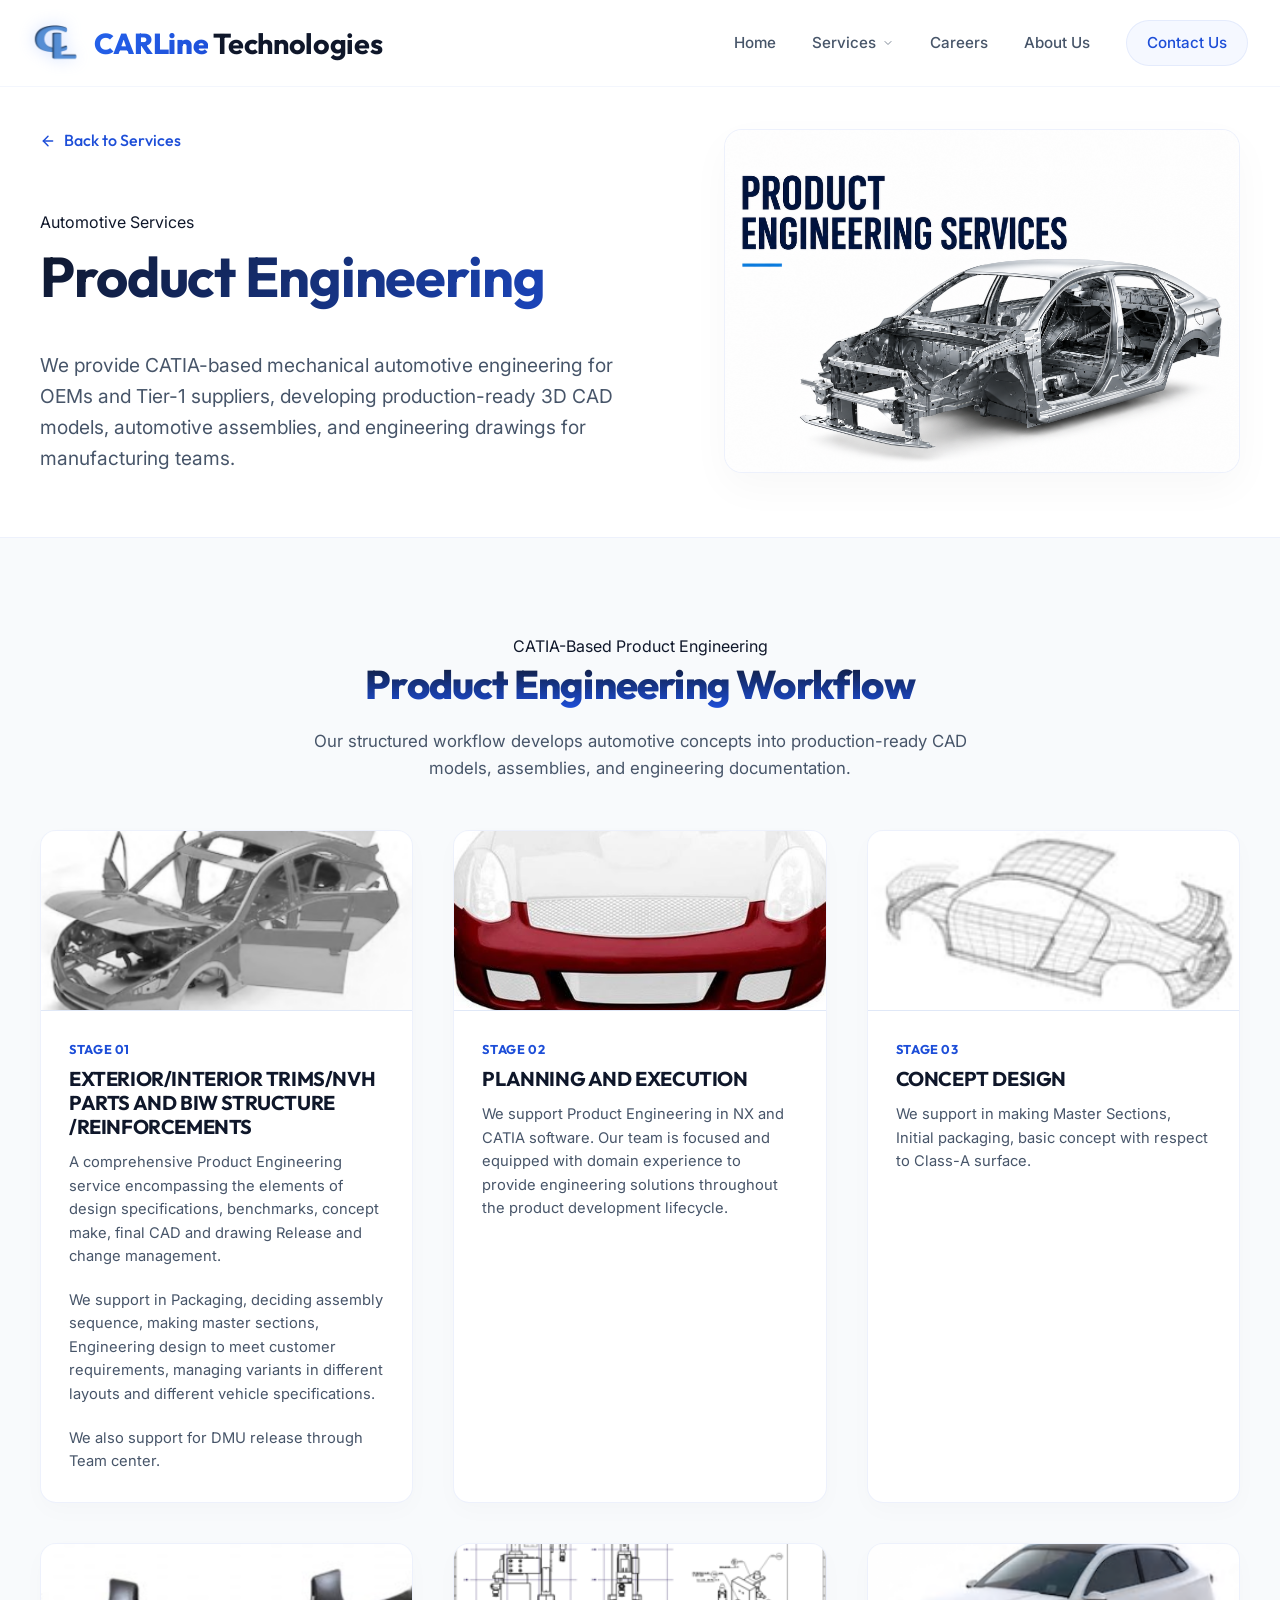
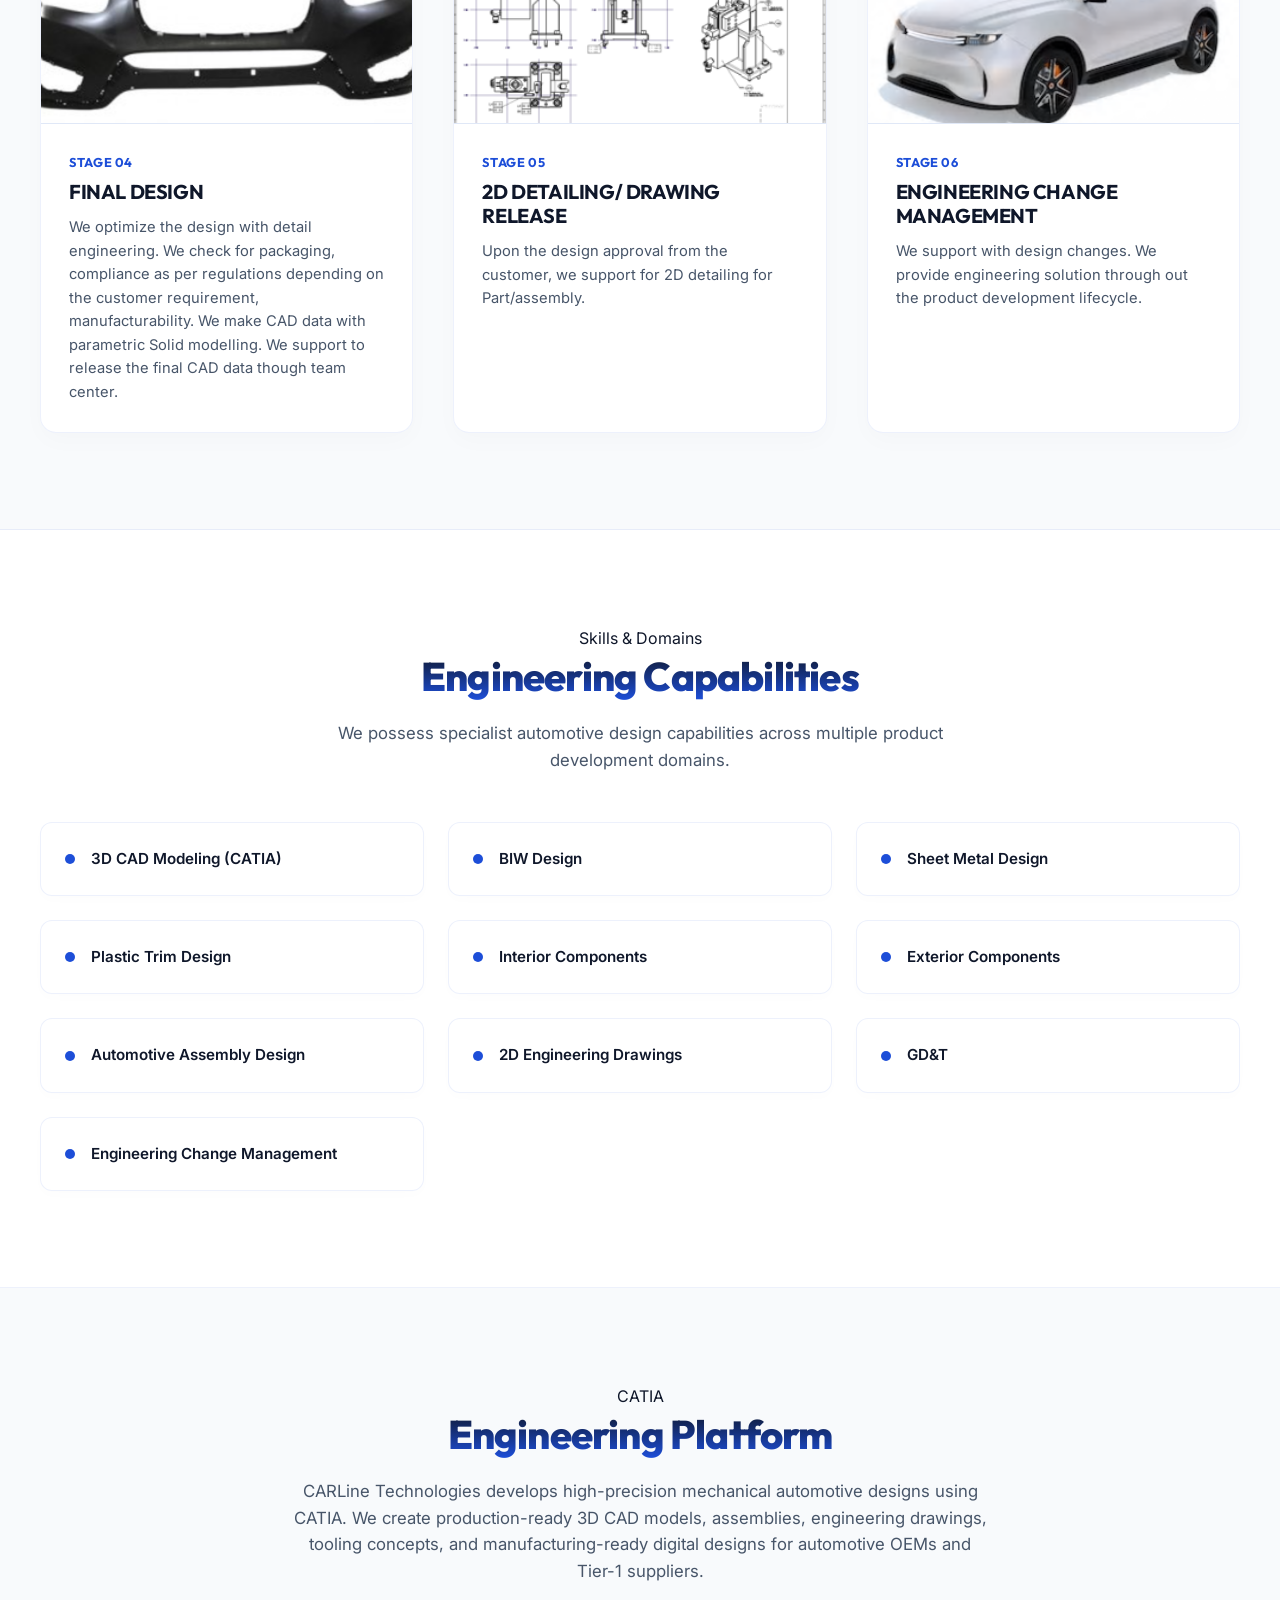
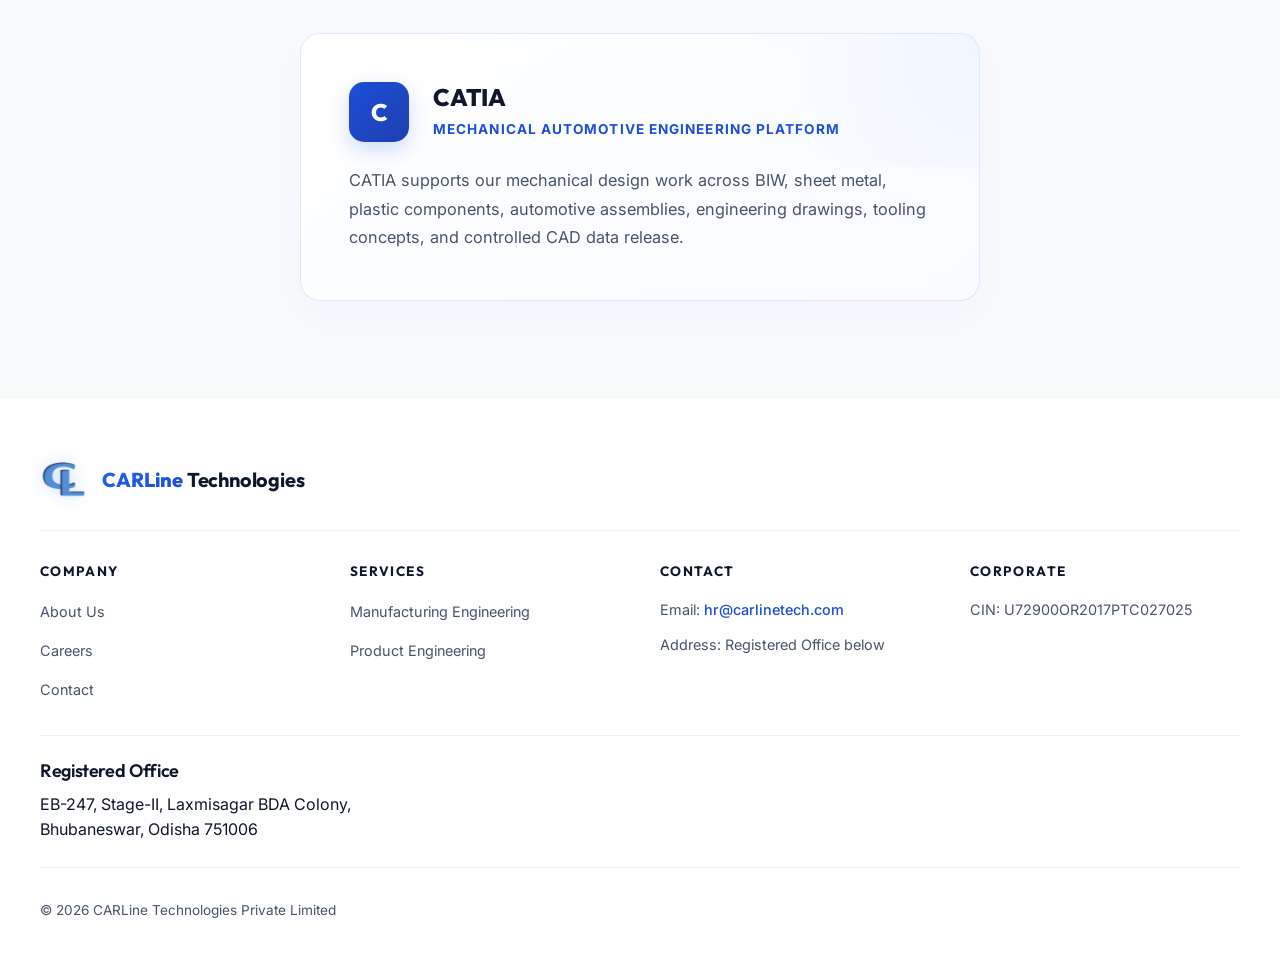
<file: product-engineering.html>
<!DOCTYPE html>
<html lang="en">
<head>
  <meta charset="UTF-8">
  <meta name="viewport" content="width=device-width, initial-scale=1.0">
  <title>Product Engineering - CARLine Technologies</title>
  <meta name="description" content="We develop high-precision 3D CAD models using CATIA for automotive components and vehicle systems. Our engineers create production-ready digital designs, detailed assemblies, and engineering drawings.">
  <!-- Google Fonts -->
  <link rel="preconnect" href="https://fonts.googleapis.com">
  <link rel="preconnect" href="https://fonts.gstatic.com" crossorigin>
  <link href="https://fonts.googleapis.com/css2?family=Inter:wght@300;400;500;600;700&family=Outfit:wght@300;400;500;600;700;800&display=swap" rel="stylesheet">
  <!-- CSS Stylesheets -->
  <link rel="stylesheet" href="css/global.css">
  <link rel="stylesheet" href="css/navbar.css">
  <link rel="stylesheet" href="css/services.css">
  <link rel="stylesheet" href="css/footer.css">
  <link rel="stylesheet" href="css/responsive.css">
</head>
<body>
  <!-- Navigation Header -->
  <div id="header"></div>

  <main>
    <!-- Hero Section -->
    <header class="details-hero">
      <div class="details-hero-container">
        <div class="details-hero-copy animate-fade-up">
          <a href="services.html" class="details-back-link">
            <svg width="16" height="16" viewBox="0 0 24 24" fill="none" stroke="currentColor" stroke-width="2.2" stroke-linecap="round" stroke-linejoin="round">
              <line x1="19" y1="12" x2="5" y2="12"></line>
              <polyline points="12 19 5 12 12 5"></polyline>
            </svg>
            Back to Services
          </a>
          <p class="about-eyebrow" style="margin-top: 1rem;">Automotive Services</p>
          <h1 class="details-title" style="margin-top: 0.5rem; font-size: clamp(2.5rem, 4.5vw, 3.5rem);">Product Engineering</h1>
          <p class="details-intro" style="max-width: 600px; margin-top: 1rem;">
            We provide CATIA-based mechanical automotive engineering for OEMs and Tier-1 suppliers, developing production-ready 3D CAD models, automotive assemblies, and engineering drawings for manufacturing teams.
          </p>
        </div>
        <div class="details-hero-image-panel animate-fade-up">
          <img src="images/product_engineering_exact.png" alt="Automotive Product Engineering BIW Model" loading="eager">
        </div>
      </div>
    </header>

    <!-- Workflow Section -->
    <section class="workflow-section">
      <div class="workflow-container">
        <div class="timeline-intro scroll-reveal" style="text-align: center; max-width: 700px; margin: 0 auto 3rem;">
          <p class="about-eyebrow">CATIA-Based Product Engineering</p>
          <h2 class="section-title">Product Engineering Workflow</h2>
          <p class="section-subtitle">Our structured workflow develops automotive concepts into production-ready CAD models, assemblies, and engineering documentation.</p>
        </div>

        <div class="workflow-grid">
          <!-- Card 1 -->
          <article class="workflow-card scroll-reveal">
            <div class="workflow-image-container">
              <img src="images/trims-biw.png" alt="Exterior/Interior Trims, NVH Parts and BIW Structure / Reinforcements CAD Design" loading="lazy">
            </div>
            <div class="workflow-content">
              <span class="workflow-stage">Stage 01</span>
              <h3 class="workflow-title">EXTERIOR/INTERIOR TRIMS/NVH PARTS AND BIW STRUCTURE /REINFORCEMENTS</h3>
              <p class="workflow-desc">A comprehensive Product Engineering service encompassing the elements of design specifications, benchmarks, concept make, final CAD and drawing Release and change management.</p>
              <p class="workflow-desc">We support in Packaging, deciding assembly sequence, making master sections, Engineering design to meet customer requirements, managing variants in different layouts and different vehicle specifications.</p>
              <p class="workflow-desc" style="margin-bottom: 0;">We also support for DMU release through Team center.</p>
            </div>
          </article>

          <!-- Card 2 -->
          <article class="workflow-card scroll-reveal">
            <div class="workflow-image-container">
              <img src="images/bumper.jpg" alt="Planning and Execution" loading="lazy">
            </div>
            <div class="workflow-content">
              <span class="workflow-stage">Stage 02</span>
              <h3 class="workflow-title">PLANNING AND EXECUTION</h3>
              <p class="workflow-desc" style="margin-bottom: 0;">We support Product Engineering in NX and CATIA software. Our team is focused and equipped with domain experience to provide engineering solutions throughout the product development lifecycle.</p>
            </div>
          </article>

          <!-- Card 3 -->
          <article class="workflow-card scroll-reveal">
            <div class="workflow-image-container">
              <img src="images/concept.png" alt="Concept Design" loading="lazy">
            </div>
            <div class="workflow-content">
              <span class="workflow-stage">Stage 03</span>
              <h3 class="workflow-title">CONCEPT DESIGN</h3>
              <p class="workflow-desc" style="margin-bottom: 0;">We support in making Master Sections, Initial packaging, basic concept with respect to Class-A surface.</p>
            </div>
          </article>

          <!-- Card 4 -->
          <article class="workflow-card scroll-reveal">
            <div class="workflow-image-container">
              <img src="images/final.png" alt="Final Design" loading="lazy">
            </div>
            <div class="workflow-content">
              <span class="workflow-stage">Stage 04</span>
              <h3 class="workflow-title">FINAL DESIGN</h3>
              <p class="workflow-desc" style="margin-bottom: 0;">We optimize the design with detail engineering. We check for packaging, compliance as per regulations depending on the customer requirement, manufacturability. We make CAD data with parametric Solid modelling. We support to release the final CAD data though team center.</p>
            </div>
          </article>

          <!-- Card 5 -->
          <article class="workflow-card scroll-reveal">
            <div class="workflow-image-container">
              <img src="images/tooling-detail.png" alt="2D Detailing / Drawing Release" loading="lazy">
            </div>
            <div class="workflow-content">
              <span class="workflow-stage">Stage 05</span>
              <h3 class="workflow-title">2D DETAILING/ DRAWING RELEASE</h3>
              <p class="workflow-desc" style="margin-bottom: 0;">Upon the design approval from the customer, we support for 2D detailing for Part/assembly.</p>
            </div>
          </article>

          <!-- Card 6 -->
          <article class="workflow-card scroll-reveal">
            <div class="workflow-image-container">
              <img src="images/ecm.png" alt="Engineering Change Management" loading="lazy">
            </div>
            <div class="workflow-content">
              <span class="workflow-stage">Stage 06</span>
              <h3 class="workflow-title">ENGINEERING CHANGE MANAGEMENT</h3>
              <p class="workflow-desc" style="margin-bottom: 0;">We support with design changes. We provide engineering solution through out the product development lifecycle.</p>
            </div>
          </article>
        </div>
      </div>
    </section>

    <!-- Engineering Capabilities Section -->
    <section class="capabilities-section">
      <div class="workflow-container">
        <div class="timeline-intro scroll-reveal" style="text-align: center; max-width: 700px; margin: 0 auto 3rem;">
          <p class="about-eyebrow">Skills & Domains</p>
          <h2 class="section-title">Engineering Capabilities</h2>
          <p class="section-subtitle">We possess specialist automotive design capabilities across multiple product development domains.</p>
        </div>

        <div class="capabilities-grid">
          <div class="capability-card scroll-reveal">
            <div class="capability-icon"></div>
            <span class="capability-text">3D CAD Modeling (CATIA)</span>
          </div>
          <div class="capability-card scroll-reveal">
            <div class="capability-icon"></div>
            <span class="capability-text">BIW Design</span>
          </div>
          <div class="capability-card scroll-reveal">
            <div class="capability-icon"></div>
            <span class="capability-text">Sheet Metal Design</span>
          </div>
          <div class="capability-card scroll-reveal">
            <div class="capability-icon"></div>
            <span class="capability-text">Plastic Trim Design</span>
          </div>
          <div class="capability-card scroll-reveal">
            <div class="capability-icon"></div>
            <span class="capability-text">Interior Components</span>
          </div>
          <div class="capability-card scroll-reveal">
            <div class="capability-icon"></div>
            <span class="capability-text">Exterior Components</span>
          </div>
          <div class="capability-card scroll-reveal">
            <div class="capability-icon"></div>
            <span class="capability-text">Automotive Assembly Design</span>
          </div>
          <div class="capability-card scroll-reveal">
            <div class="capability-icon"></div>
            <span class="capability-text">2D Engineering Drawings</span>
          </div>
          <div class="capability-card scroll-reveal">
            <div class="capability-icon"></div>
            <span class="capability-text">GD&amp;T</span>
          </div>
          <div class="capability-card scroll-reveal">
            <div class="capability-icon"></div>
            <span class="capability-text">Engineering Change Management</span>
          </div>
        </div>
      </div>
    </section>

    <!-- Engineering Platform Section -->
    <section class="platforms-section">
      <div class="workflow-container">
        <div class="timeline-intro scroll-reveal" style="text-align: center; max-width: 700px; margin: 0 auto 3rem;">
          <p class="about-eyebrow">CATIA</p>
          <h2 class="section-title">Engineering Platform</h2>
          <p class="section-subtitle">CARLine Technologies develops high-precision mechanical automotive designs using CATIA. We create production-ready 3D CAD models, assemblies, engineering drawings, tooling concepts, and manufacturing-ready digital designs for automotive OEMs and Tier-1 suppliers.</p>
        </div>

        <div class="platforms-showcase">
          <article class="platform-featured-card scroll-reveal">
            <div class="platform-featured-header">
              <div class="platform-featured-logo">C</div>
              <div class="platform-featured-meta">
                <h3>CATIA</h3>
                <span>Mechanical Automotive Engineering Platform</span>
              </div>
            </div>
            <p class="platform-featured-desc">CATIA supports our mechanical design work across BIW, sheet metal, plastic components, automotive assemblies, engineering drawings, tooling concepts, and controlled CAD data release.</p>
          </article>
        </div>
      </div>
    </section>
  </main>

  <!-- Footer -->
  <div id="footer"></div>

  <!-- Client JavaScript -->
  <script src="js/include.js"></script>
  <script src="js/main.js"></script>
</body>
</html>
</file>
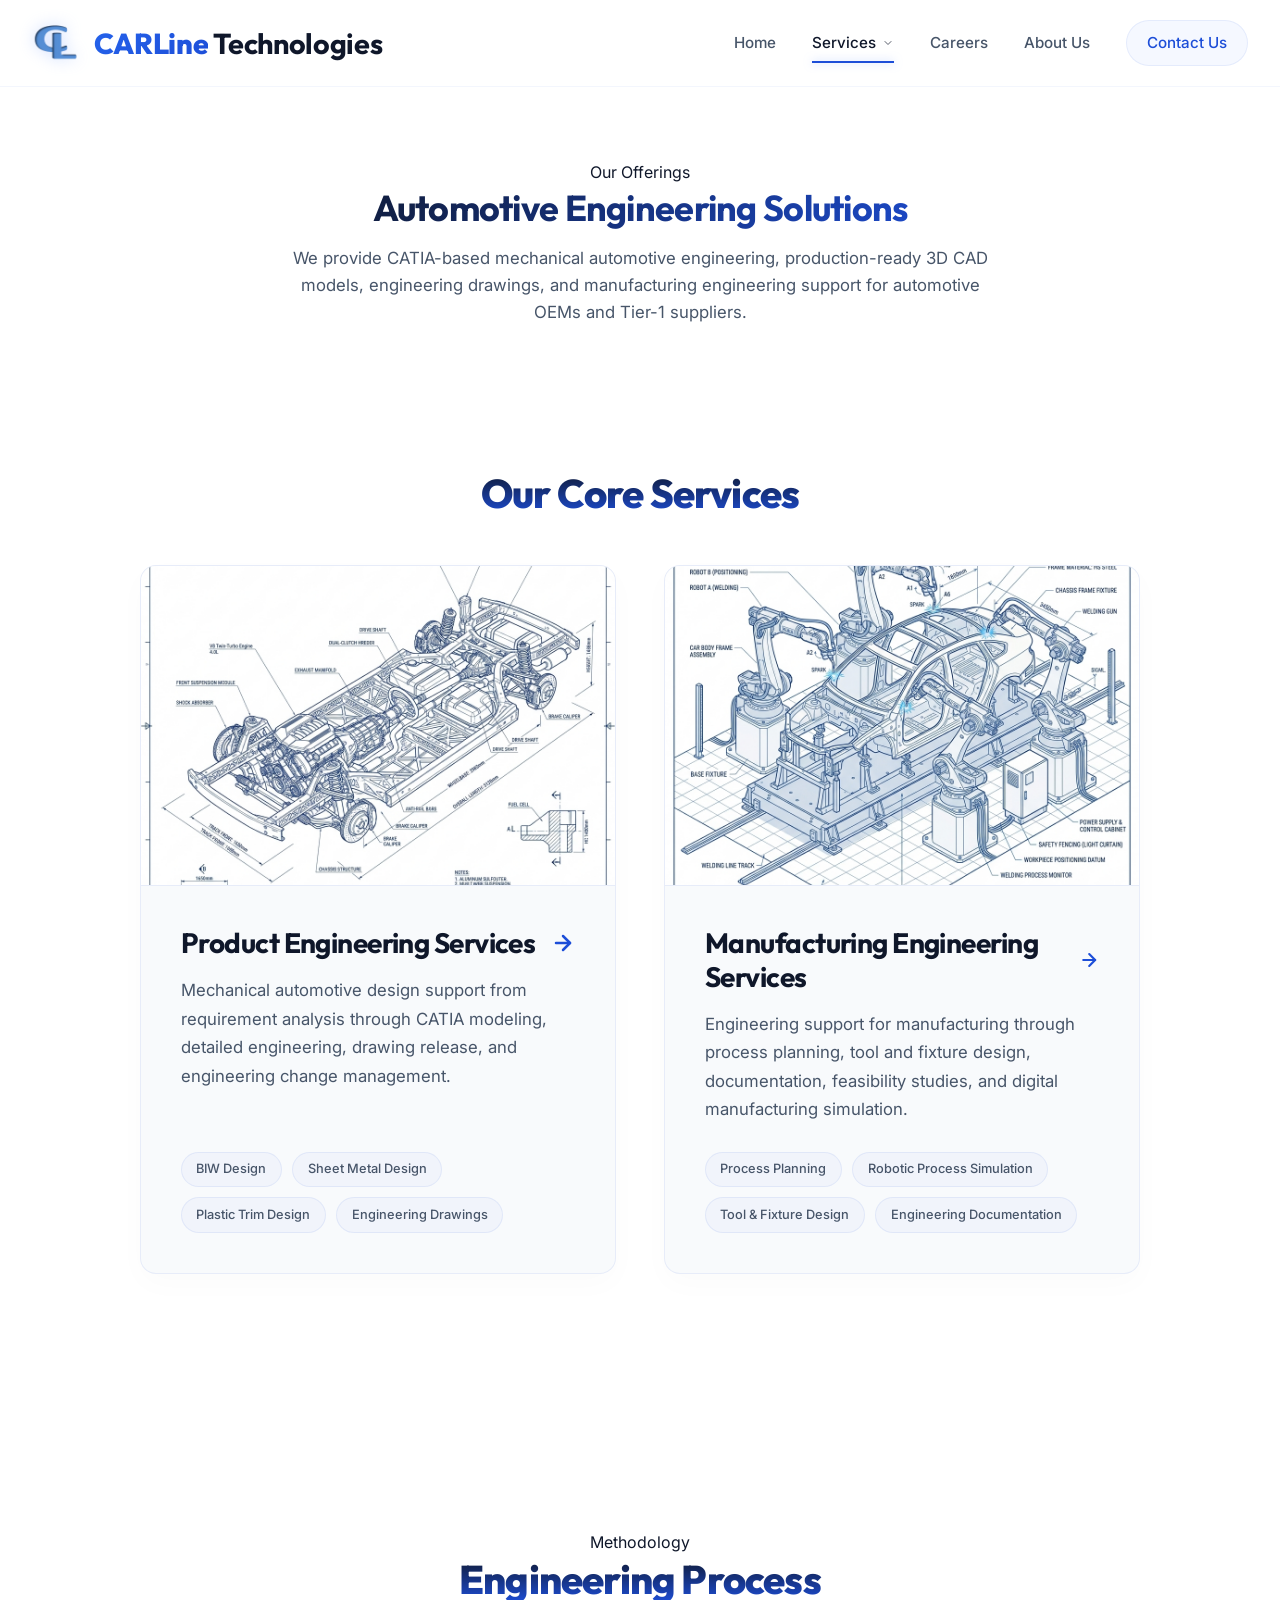
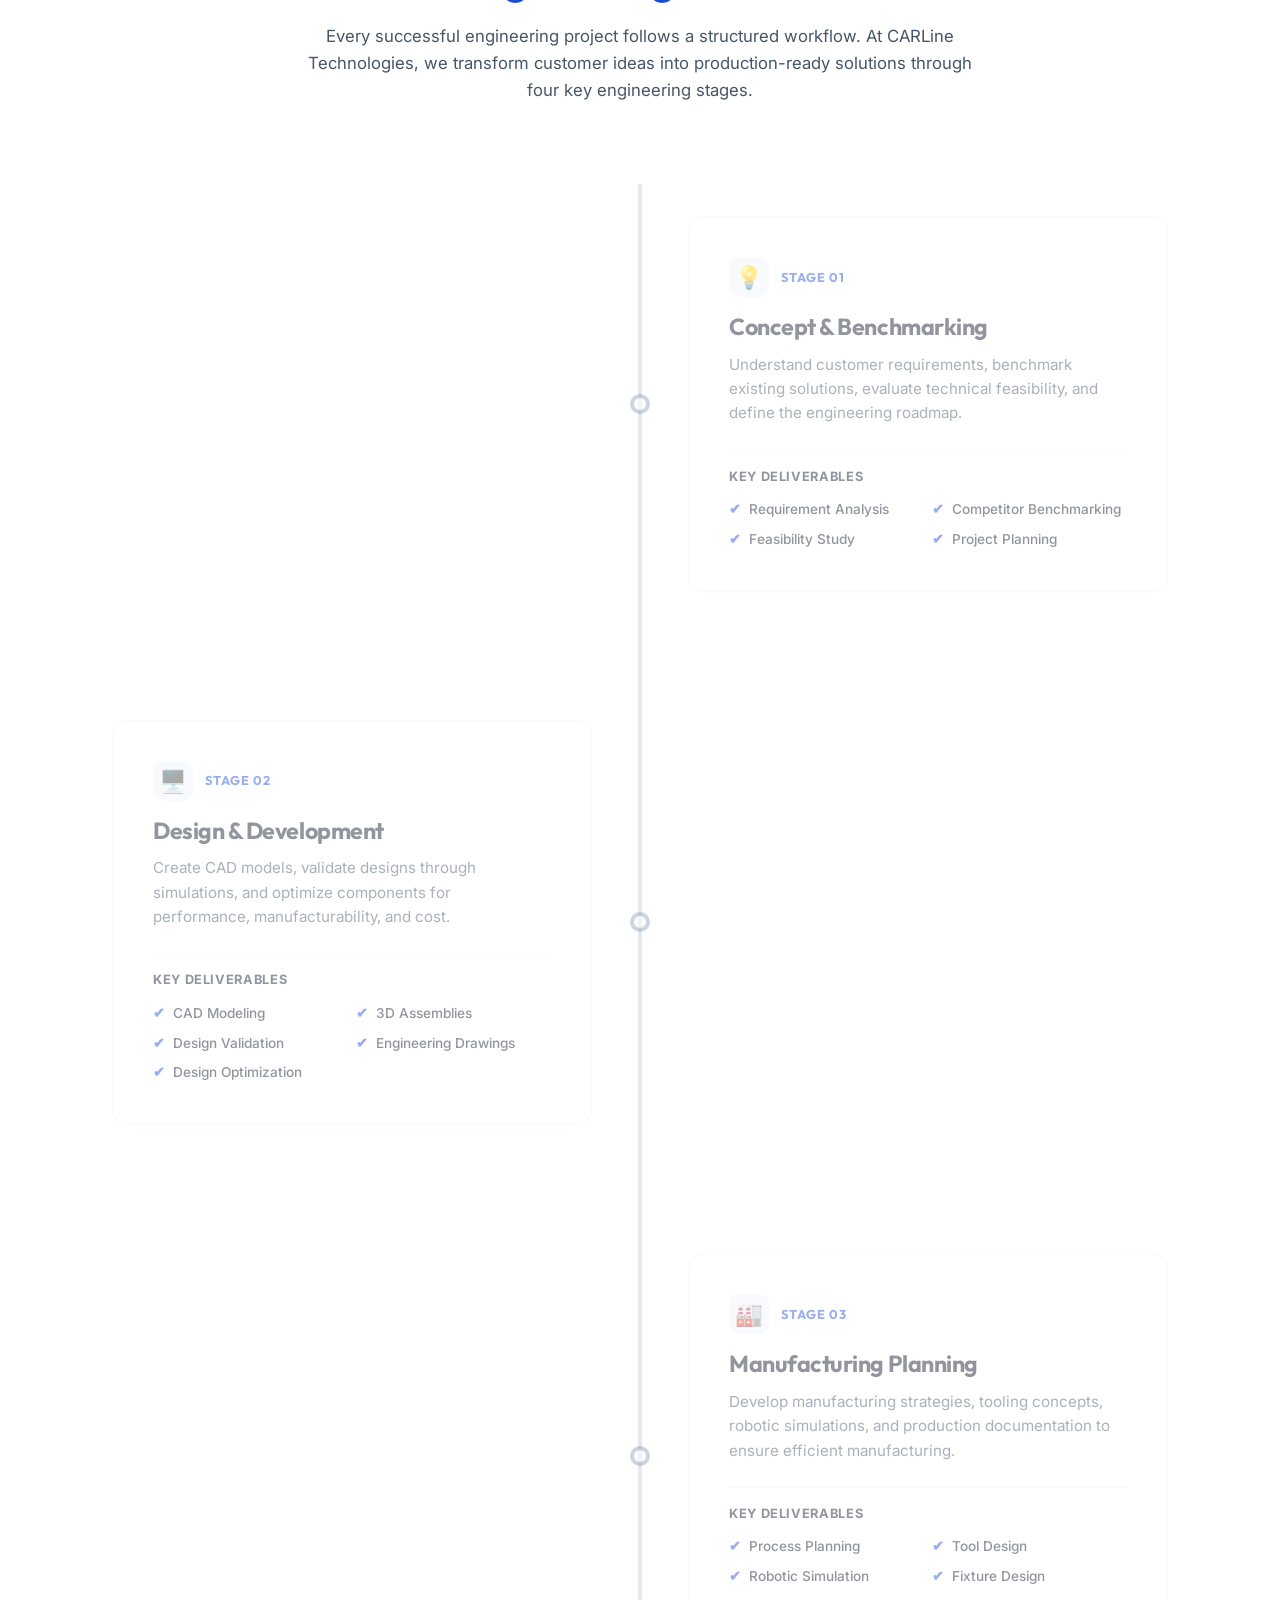
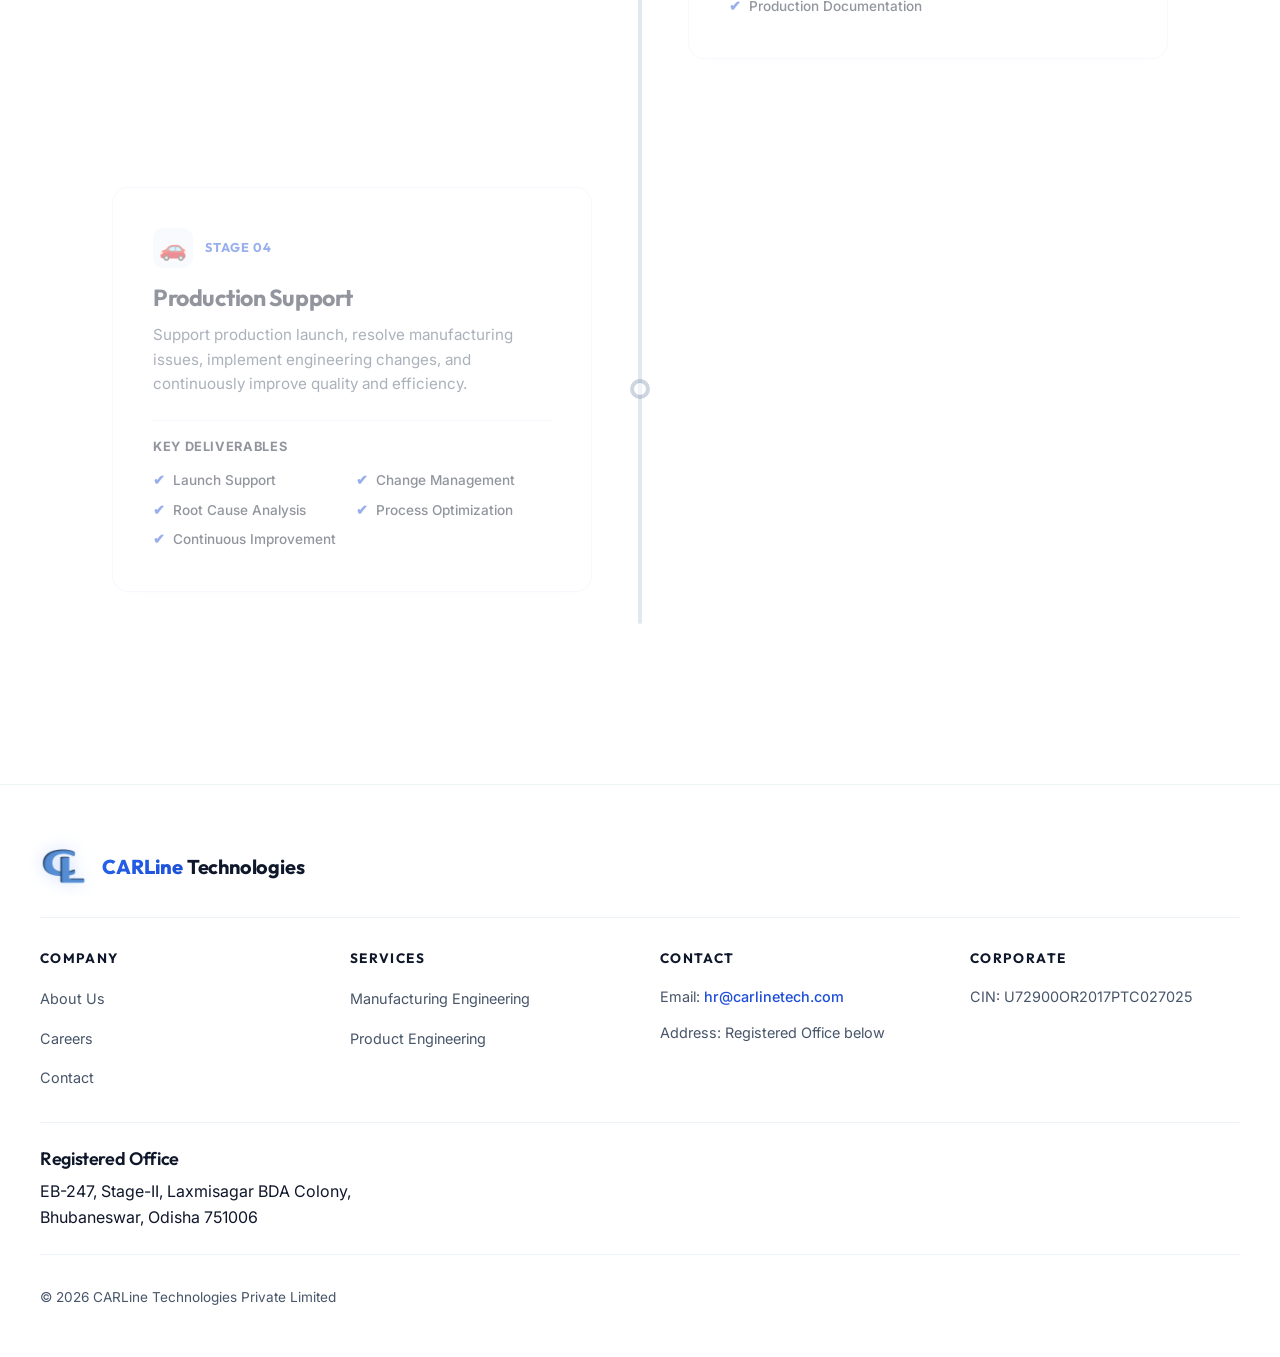
<file: services.html>
<!DOCTYPE html>
<html lang="en">
<head>
  <meta charset="UTF-8">
  <meta name="viewport" content="width=device-width, initial-scale=1.0">
  <title>Our Services</title>
  <meta name="description" content="Explore Automotive Product Engineering and Manufacturing Engineering services by CARLine Technologies.">
  <!-- Google Fonts -->
  <link rel="preconnect" href="https://fonts.googleapis.com">
  <link rel="preconnect" href="https://fonts.gstatic.com" crossorigin>
  <link href="https://fonts.googleapis.com/css2?family=Inter:wght@300;400;500;600;700&family=Outfit:wght@300;400;500;600;700;800&display=swap" rel="stylesheet">
  <!-- CSS Stylesheets -->
  <link rel="stylesheet" href="css/global.css">
  <link rel="stylesheet" href="css/navbar.css">
  <link rel="stylesheet" href="css/services.css">
  <link rel="stylesheet" href="css/footer.css">
  <link rel="stylesheet" href="css/responsive.css">
</head>
<body>
  <!-- Navigation Header -->
  <div id="header"></div>

  <main>
    <!-- Services Hero section -->
    <header class="services-hero">
      <div class="timeline-intro animate-fade-up">
        <p class="about-eyebrow">Our Offerings</p>
        <h1 class="placeholder-title">Automotive Engineering Solutions</h1>
        <p class="placeholder-text">We provide CATIA-based mechanical automotive engineering, production-ready 3D CAD models, engineering drawings, and manufacturing engineering support for automotive OEMs and Tier-1 suppliers.</p>
      </div>
    </header>

    <!-- Core Services Section -->
    <section class="about-section" id="core-services" style="padding: 0 0 6rem 0;">
      <div class="about-shell">
        <h2 class="section-title scroll-reveal" style="text-align: center; margin-bottom: 3rem;">Our Core Services</h2>
        <div class="core-services-grid scroll-reveal">
          
          <!-- Card 1: Product Engineering -->
          <a href="product-engineering.html" class="core-service-card">
            <div class="core-service-image-container">
              <img src="images/product_engineering.png" alt="Automotive Product Engineering chassis model blueprint" class="core-service-image" loading="lazy">
            </div>
            <div class="core-service-content">
              <h3 class="core-service-title">
                Product Engineering Services
                <svg class="core-service-arrow" width="24" height="24" viewBox="0 0 24 24" fill="none" stroke="currentColor" stroke-width="2.5" stroke-linecap="round" stroke-linejoin="round">
                  <line x1="5" y1="12" x2="19" y2="12"></line>
                  <polyline points="12 5 19 12 12 19"></polyline>
                </svg>
              </h3>
              <p class="core-service-desc">Mechanical automotive design support from requirement analysis through CATIA modeling, detailed engineering, drawing release, and engineering change management.</p>
              <div class="core-service-tags">
                <span class="tag">BIW Design</span>
                <span class="tag">Sheet Metal Design</span>
                <span class="tag">Plastic Trim Design</span>
                <span class="tag">Engineering Drawings</span>
              </div>
            </div>
          </a>

          <!-- Card 2: Manufacturing Engineering -->
          <a href="manufacturing-engineering.html" class="core-service-card">
            <div class="core-service-image-container">
              <img src="images/manufacturing_engineering.png" alt="Robotic assembly line manufacturing blueprint" class="core-service-image" loading="lazy">
            </div>
            <div class="core-service-content">
              <h3 class="core-service-title">
                Manufacturing Engineering Services
                <svg class="core-service-arrow" width="24" height="24" viewBox="0 0 24 24" fill="none" stroke="currentColor" stroke-width="2.5" stroke-linecap="round" stroke-linejoin="round">
                  <line x1="5" y1="12" x2="19" y2="12"></line>
                  <polyline points="12 5 19 12 12 19"></polyline>
                </svg>
              </h3>
              <p class="core-service-desc">Engineering support for manufacturing through process planning, tool and fixture design, documentation, feasibility studies, and digital manufacturing simulation.</p>
              <div class="core-service-tags">
                <span class="tag">Process Planning</span>
                <span class="tag">Robotic Process Simulation</span>
                <span class="tag">Tool & Fixture Design</span>
                <span class="tag">Engineering Documentation</span>
              </div>
            </div>
          </a>

        </div>
      </div>
    </section>

    <!-- Engineering Process Timeline Section -->
    <section class="timeline-section" id="engineering-process">
      <div class="about-shell">
        <div class="timeline-intro scroll-reveal">
          <p class="about-eyebrow">Methodology</p>
          <h2 class="section-title">Engineering Process</h2>
          <p class="section-subtitle">Every successful engineering project follows a structured workflow. At CARLine Technologies, we transform customer ideas into production-ready solutions through four key engineering stages.</p>
        </div>

        <div class="timeline-container">
          <div class="timeline-line">
            <div class="timeline-line-fill"></div>
          </div>

          <!-- Stage 1 -->
          <div class="timeline-item scroll-reveal">
            <div class="timeline-dot"></div>
            <div class="timeline-card-wrapper">
              <div class="timeline-card">
                <div class="timeline-stage-meta">
                  <span class="timeline-stage-icon">💡</span>
                  <span class="timeline-stage-number">Stage 01</span>
                </div>
                <h3>Concept & Benchmarking</h3>
                <p>Understand customer requirements, benchmark existing solutions, evaluate technical feasibility, and define the engineering roadmap.</p>
                <div class="timeline-deliverables-title">Key Deliverables</div>
                <ul class="timeline-deliverables">
                  <li><span class="timeline-check">✔</span> Requirement Analysis</li>
                  <li><span class="timeline-check">✔</span> Competitor Benchmarking</li>
                  <li><span class="timeline-check">✔</span> Feasibility Study</li>
                  <li><span class="timeline-check">✔</span> Project Planning</li>
                </ul>
              </div>
            </div>
          </div>

          <!-- Stage 2 -->
          <div class="timeline-item scroll-reveal">
            <div class="timeline-dot"></div>
            <div class="timeline-card-wrapper">
              <div class="timeline-card">
                <div class="timeline-stage-meta">
                  <span class="timeline-stage-icon">🖥️</span>
                  <span class="timeline-stage-number">Stage 02</span>
                </div>
                <h3>Design & Development</h3>
                <p>Create CAD models, validate designs through simulations, and optimize components for performance, manufacturability, and cost.</p>
                <div class="timeline-deliverables-title">Key Deliverables</div>
                <ul class="timeline-deliverables">
                  <li><span class="timeline-check">✔</span> CAD Modeling</li>
                  <li><span class="timeline-check">✔</span> 3D Assemblies</li>
                  <li><span class="timeline-check">✔</span> Design Validation</li>
                  <li><span class="timeline-check">✔</span> Engineering Drawings</li>
                  <li><span class="timeline-check">✔</span> Design Optimization</li>
                </ul>
              </div>
            </div>
          </div>

          <!-- Stage 3 -->
          <div class="timeline-item scroll-reveal">
            <div class="timeline-dot"></div>
            <div class="timeline-card-wrapper">
              <div class="timeline-card">
                <div class="timeline-stage-meta">
                  <span class="timeline-stage-icon">🏭</span>
                  <span class="timeline-stage-number">Stage 03</span>
                </div>
                <h3>Manufacturing Planning</h3>
                <p>Develop manufacturing strategies, tooling concepts, robotic simulations, and production documentation to ensure efficient manufacturing.</p>
                <div class="timeline-deliverables-title">Key Deliverables</div>
                <ul class="timeline-deliverables">
                  <li><span class="timeline-check">✔</span> Process Planning</li>
                  <li><span class="timeline-check">✔</span> Tool Design</li>
                  <li><span class="timeline-check">✔</span> Robotic Simulation</li>
                  <li><span class="timeline-check">✔</span> Fixture Design</li>
                  <li><span class="timeline-check">✔</span> Production Documentation</li>
                </ul>
              </div>
            </div>
          </div>

          <!-- Stage 4 -->
          <div class="timeline-item scroll-reveal">
            <div class="timeline-dot"></div>
            <div class="timeline-card-wrapper">
              <div class="timeline-card">
                <div class="timeline-stage-meta">
                  <span class="timeline-stage-icon">🚗</span>
                  <span class="timeline-stage-number">Stage 04</span>
                </div>
                <h3>Production Support</h3>
                <p>Support production launch, resolve manufacturing issues, implement engineering changes, and continuously improve quality and efficiency.</p>
                <div class="timeline-deliverables-title">Key Deliverables</div>
                <ul class="timeline-deliverables">
                  <li><span class="timeline-check">✔</span> Launch Support</li>
                  <li><span class="timeline-check">✔</span> Change Management</li>
                  <li><span class="timeline-check">✔</span> Root Cause Analysis</li>
                  <li><span class="timeline-check">✔</span> Process Optimization</li>
                  <li><span class="timeline-check">✔</span> Continuous Improvement</li>
                </ul>
              </div>
            </div>
          </div>

        </div>
      </div>
    </section>
  </main>

  <!-- Footer -->
  <div id="footer"></div>

  <!-- Client JavaScript -->
  <script src="js/include.js"></script>
  <script src="js/main.js?v=2"></script>
</body>
</html>
</file>
<file: css/global.css>
/* -------------------------------------------------------------
 * CARLine Technologies - css/global.css
 * Global design tokens, resets, base typography, and keyframes
 * ------------------------------------------------------------- */

/* Root Variables / Design Tokens */
:root {
  --bg-primary: #ffffff;
  --bg-secondary: #f8fafc;
  --bg-tertiary: #f1f5f9;
  
  --accent-blue: #1d4ed8;
  --accent-blue-rgb: 29, 78, 216;
  --accent-light: #eff6ff;
  --text-main: #0f172a;
  --text-muted: #475569;
  --border-color: rgba(29, 78, 216, 0.08);
  --border-hover: rgba(29, 78, 216, 0.25);
  
  --font-display: 'Outfit', -apple-system, BlinkMacSystemFont, "Segoe UI", Roboto, sans-serif;
  --font-body: 'Inter', -apple-system, BlinkMacSystemFont, "Segoe UI", Roboto, sans-serif;
  
  --transition-smooth: all 0.35s cubic-bezier(0.25, 0.8, 0.25, 1);
  --transition-fast: all 0.2s cubic-bezier(0.4, 0, 0.2, 1);
}

/* Reset & Base Styles */
* {
  box-sizing: border-box;
  margin: 0;
  padding: 0;
}

html {
  scroll-behavior: smooth;
  font-size: 16px;
  background-color: var(--bg-primary);
  color: var(--text-main);
}

body {
  font-family: var(--font-body);
  line-height: 1.6;
  overflow-x: hidden;
  background-color: var(--bg-primary);
}

/* Typography */
h1, h2, h3, h4, h5, h6 {
  font-family: var(--font-display);
  font-weight: 700;
  letter-spacing: -0.02em;
  line-height: 1.2;
}

a {
  color: inherit;
  text-decoration: none;
  transition: var(--transition-fast);
}

/* -------------------------------------------------------------
 * Animations Setup (Keyframes & Common Animation Classes)
 * ------------------------------------------------------------- */

/* Entry fade-in/fade-up */
.animate-fade-up {
  opacity: 0;
  transform: translateY(20px);
  animation: fadeUp 0.8s cubic-bezier(0.25, 1, 0.5, 1) forwards;
}

.delay-1 {
  animation-delay: 0.15s;
}

.delay-2 {
  animation-delay: 0.3s;
}

.delay-3 {
  animation-delay: 0.45s;
}

@keyframes fadeUp {
  to {
    opacity: 1;
    transform: translateY(0);
  }
}

/* Scroll reveal classes controlled by JS Intersect Observer */
.scroll-reveal {
  opacity: 0;
  transform: translateY(30px);
  transition: opacity 0.8s cubic-bezier(0.25, 1, 0.5, 1), 
              transform 0.8s cubic-bezier(0.25, 1, 0.5, 1);
}

.scroll-reveal.revealed {
  opacity: 1;
  transform: translateY(0);
}

/* Placeholder Page Layout ("To be loaded soon") */
.placeholder-main {
  min-height: 80vh;
  display: flex;
  align-items: center;
  justify-content: center;
  padding-top: 100px;
  position: relative;
  overflow: hidden;
}

.placeholder-container {
  max-width: 600px;
  text-align: center;
  padding: 4rem 2rem;
  background: rgba(255, 255, 255, 0.85);
  backdrop-filter: blur(12px);
  border: 1px solid var(--border-color);
  border-radius: 16px;
  z-index: 5;
  box-shadow: 0 10px 45px rgba(0, 0, 0, 0.06);
  animation: fadeUp 0.8s cubic-bezier(0.25, 1, 0.5, 1) forwards;
}

.placeholder-icon {
  width: 64px;
  height: 64px;
  color: var(--accent-blue);
  margin-bottom: 2rem;
}

.placeholder-title {
  font-size: 2.25rem;
  margin-bottom: 1rem;
  background: linear-gradient(135deg, var(--text-main) 0%, var(--accent-blue) 100%);
  -webkit-background-clip: text;
  -webkit-text-fill-color: transparent;
}

.placeholder-text {
  color: var(--text-muted);
  font-size: 1.05rem;
  margin-bottom: 2rem;
}
</file>
<file: css/navbar.css>
/* -------------------------------------------------------------
 * CARLine Technologies - css/navbar.css
 * Header navigation, responsive mobile menu drawer, and mega-dropdowns
 * ------------------------------------------------------------- */

/* Navigation Header */
.header {
  position: fixed;
  top: 0;
  left: 0;
  width: 100%;
  z-index: 100;
  background: rgba(255, 255, 255, 0.75);
  backdrop-filter: blur(12px);
  -webkit-backdrop-filter: blur(12px);
  border-bottom: 1px solid rgba(29, 78, 216, 0.05);
  transition: var(--transition-smooth);
}

.header.scrolled {
  background: rgba(255, 255, 255, 0.9);
  box-shadow: 0 4px 30px rgba(0, 0, 0, 0.03);
  border-bottom: 1px solid rgba(29, 78, 216, 0.1);
}

.header-container {
  max-width: 1400px;
  margin: 0 auto;
  padding: 1.25rem 2rem;
  display: flex;
  justify-content: space-between;
  align-items: center;
}

/* Brand Logo */
.logo-container {
  display: flex;
  align-items: center;
  gap: 0.75rem;
}

.logo-img {
  height: 36px;
  width: auto;
  object-fit: contain;
  filter: drop-shadow(0 0 8px rgba(133, 169, 255, 0.4));
  transition: var(--transition-smooth);
}

.logo-container:hover .logo-img {
  transform: scale(1.05) rotate(-2deg);
}

.logo-text {
  font-family: var(--font-display);
  font-size: 1.8rem;
  font-weight: 700;
  color: var(--text-main);
  letter-spacing: -0.01em;
}

.logo-text span {
  font-weight: 800;
  color: var(--accent-blue);
  background: linear-gradient(135deg, #2563eb 0%, #1d4ed8 100%);
  -webkit-background-clip: text;
  -webkit-text-fill-color: transparent;
}

/* Desktop Menu Links */
.nav-desktop {
  display: flex;
  align-items: center;
}

.nav-list {
  display: flex;
  align-items: center;
  list-style: none;
  gap: 2.25rem;
}

.nav-link {
  font-size: 0.95rem;
  font-weight: 500;
  color: var(--text-muted);
  position: relative;
  padding: 0.5rem 0;
  display: inline-flex;
  align-items: center;
  gap: 0.35rem;
}

.nav-link::after {
  content: '';
  position: absolute;
  bottom: 0;
  left: 0;
  width: 0;
  height: 2px;
  background-color: var(--accent-blue);
  box-shadow: 0 0 8px rgba(133, 169, 255, 0.6);
  transition: var(--transition-fast);
}

.nav-link:hover, .nav-link.active {
  color: var(--text-main);
}

.nav-link:hover::after, .nav-link.active::after {
  width: 100%;
}

.nav-btn-contact {
  padding: 0.6rem 1.25rem;
  border-radius: 50px;
  background: rgba(133, 169, 255, 0.08);
  border: 1px solid var(--border-color);
  color: var(--accent-blue) !important;
  transition: var(--transition-smooth);
}

.nav-btn-contact:hover {
  background: var(--accent-blue);
  color: #ffffff !important;
  border-color: var(--accent-blue);
  box-shadow: 0 0 20px rgba(29, 78, 216, 0.2);
  transform: translateY(-1px);
}

.nav-btn-contact::after {
  display: none;
}

/* Chevron indicator for dropdowns */
.dropdown-chevron {
  width: 12px;
  height: 12px;
  transition: transform 0.25s ease;
  opacity: 0.7;
}

.nav-item-dropdown:hover .dropdown-chevron {
  transform: rotate(180deg);
  opacity: 1;
}

/* -------------------------------------------------------------
 * Desktop KPIT-Style Mega Dropdown Panel
 * ------------------------------------------------------------- */
.nav-item-dropdown {
  position: relative;
}

.mega-dropdown {
  position: absolute;
  top: 100%;
  left: 50%;
  transform: translateX(-50%) translateY(20px);
  width: 500px;
  padding: 1.5rem;
  background: rgba(255, 255, 255, 0.98);
  backdrop-filter: blur(20px);
  -webkit-backdrop-filter: blur(20px);
  border: 1px solid rgba(29, 78, 216, 0.1);
  border-radius: 12px;
  box-shadow: 0 15px 50px rgba(0, 0, 0, 0.08);
  opacity: 0;
  visibility: hidden;
  display: grid;
  grid-template-columns: repeat(2, 1fr);
  gap: 1.15rem;
  transition: opacity 0.3s cubic-bezier(0.25, 0.8, 0.25, 1),
              transform 0.3s cubic-bezier(0.25, 0.8, 0.25, 1),
              visibility 0.3s;
  z-index: 1000;
}

/* Slide in on hover */
.nav-item-dropdown:hover .mega-dropdown {
  opacity: 1;
  visibility: visible;
  transform: translateX(-50%) translateY(8px);
}

/* Dropdown Mini Card layout */
.dropdown-card {
  display: flex;
  flex-direction: column;
  background: rgba(29, 78, 216, 0.02);
  border: 1px solid rgba(29, 78, 216, 0.04);
  border-radius: 8px;
  padding: 1.25rem 1rem;
  transition: var(--transition-smooth);
}

.dropdown-card:hover {
  background: rgba(29, 78, 216, 0.06);
  border-color: rgba(29, 78, 216, 0.25);
  transform: translateY(-2px);
  box-shadow: 0 5px 15px rgba(0, 0, 0, 0.05);
}

.dropdown-card-icon {
  width: 28px;
  height: 28px;
  color: var(--accent-blue);
  margin-bottom: 0.75rem;
  transition: var(--transition-fast);
}

.dropdown-card:hover .dropdown-card-icon {
  color: var(--accent-blue);
}

.dropdown-card-title {
  font-family: var(--font-display);
  font-size: 0.9rem;
  font-weight: 600;
  color: var(--text-main);
  margin-bottom: 0.35rem;
  display: flex;
  align-items: center;
  justify-content: space-between;
}

.dropdown-card-arrow {
  width: 14px;
  height: 14px;
  color: var(--accent-blue);
  transition: transform 0.25s ease;
  opacity: 0.6;
}

.dropdown-card:hover .dropdown-card-arrow {
  transform: translateX(3px);
  opacity: 1;
  color: var(--accent-blue);
}

.dropdown-card-desc {
  font-size: 0.75rem;
  color: var(--text-muted);
  line-height: 1.4;
}

/* -------------------------------------------------------------
 * Mobile Hamburger & Drawer Menu Overlay
 * ------------------------------------------------------------- */

/* Hamburger Button */
.mobile-nav-toggle {
  display: none;
  flex-direction: column;
  justify-content: space-between;
  width: 24px;
  height: 18px;
  background: transparent;
  border: none;
  cursor: pointer;
  z-index: 110;
}

.hamburger-bar {
  width: 100%;
  height: 2px;
  background-color: var(--text-main);
  transition: var(--transition-smooth);
  transform-origin: center;
}

.mobile-nav-toggle.open .hamburger-bar:nth-child(1) {
  transform: translateY(8px) rotate(45deg);
}

.mobile-nav-toggle.open .hamburger-bar:nth-child(2) {
  opacity: 0;
  transform: scaleX(0);
}

.mobile-nav-toggle.open .hamburger-bar:nth-child(3) {
  transform: translateY(-8px) rotate(-45deg);
}

/* Mobile Drawer Overlay */
.mobile-nav-overlay {
  position: fixed;
  top: 0;
  left: 0;
  width: 100%;
  height: 100vh;
  background: rgba(255, 255, 255, 0.98);
  backdrop-filter: blur(20px);
  -webkit-backdrop-filter: blur(20px);
  z-index: 95;
  display: flex;
  align-items: center;
  justify-content: center;
  opacity: 0;
  visibility: hidden;
  transition: var(--transition-smooth);
}

.mobile-nav-overlay.open {
  opacity: 1;
  visibility: visible;
}

.nav-mobile-list {
  display: flex;
  flex-direction: column;
  align-items: center;
  list-style: none;
  gap: 1.5rem;
  text-align: center;
  width: 100%;
  max-width: 320px;
  padding: 2rem;
}

.nav-mobile-link {
  font-family: var(--font-display);
  font-size: 1.5rem;
  font-weight: 600;
  color: var(--text-muted);
  display: inline-flex;
  align-items: center;
  gap: 0.5rem;
  padding: 0.5rem;
}

.nav-mobile-link:hover, .nav-mobile-link.active {
  color: var(--accent-blue);
  text-shadow: 0 0 10px rgba(133, 169, 255, 0.3);
}

.mobile-btn-contact {
  margin-top: 1rem;
  padding: 0.75rem 2rem;
  border-radius: 50px;
  border: 1px solid var(--accent-blue);
  color: var(--accent-blue);
  font-size: 1.15rem;
}

/* Mobile Accordion Dropdown Sub-menu */
.mobile-dropdown-menu {
  max-height: 0;
  overflow: hidden;
  transition: max-height 0.35s cubic-bezier(0.25, 0.8, 0.25, 1);
  display: flex;
  flex-direction: column;
  gap: 0.75rem;
  padding: 0;
  width: 100%;
}

.mobile-dropdown-menu.open {
  max-height: 250px;
  margin-top: 0.5rem;
  padding-bottom: 0.5rem;
}

.mobile-sub-link {
  font-size: 1rem;
  font-weight: 500;
  color: var(--text-muted);
  padding: 0.25rem 0;
  transition: var(--transition-fast);
}

.mobile-sub-link:hover, .mobile-sub-link.active {
  color: var(--accent-blue);
}

.nav-mobile-link .dropdown-chevron {
  width: 14px;
  height: 14px;
}

.nav-mobile-link.open .dropdown-chevron {
  transform: rotate(180deg);
}
</file>
<file: css/hero.css>
/* -------------------------------------------------------------
 * CARLine Technologies - css/hero.css
 * Hero section formatting, background layers, metrics, and CTA buttons
 * ------------------------------------------------------------- */

/* Hero Section */
.hero-section {
  position: relative;
  min-height: 100vh;
  padding-top: 80px; /* Header spacing */
  display: flex;
  align-items: center;
  overflow: hidden;
  background-color: var(--bg-primary);
}

/* CAD wireframe background layer (right aligned, cover scale) */
.hero-section::before {
  content: '';
  position: absolute;
  top: 0;
  left: 0;
  width: 100%;
  height: 100%;
  background-image: 
    linear-gradient(to right, #ffffff 0%, #ffffff 30%, rgba(255, 255, 255, 0.8) 55%, rgba(255, 255, 255, 0) 80%),
    url('../images/v1_221.png');
  background-position: center, right center;
  background-repeat: no-repeat;
  background-size: cover, cover;
  z-index: 1;
  transition: opacity 0.3s ease;
}

/* Bottom seamless fade overlay (fades background graphic into next section background color) */
.hero-section::after {
  content: '';
  position: absolute;
  bottom: 0;
  left: 0;
  width: 100%;
  height: 220px; /* Desktop: fade height around 180-240px */
  background-image: linear-gradient(
    to bottom,
    rgba(255, 255, 255, 0) 0%,
    rgba(255, 255, 255, 0.15) 20%,
    rgba(255, 255, 255, 0.45) 50%,
    rgba(255, 255, 255, 0.75) 75%,
    var(--bg-primary) 100%
  );
  z-index: 3;
  pointer-events: none;
}

/* Glowing grid overlay backgrounds */
.hero-bg-glow {
  position: absolute;
  top: 0;
  left: 0;
  width: 100%;
  height: 100%;
  background: 
    radial-gradient(circle at 80% 20%, rgba(37, 99, 235, 0.06) 0%, transparent 50%),
    radial-gradient(circle at 20% 80%, rgba(29, 78, 216, 0.04) 0%, transparent 50%);
  pointer-events: none;
  z-index: 2;
}

.hero-container {
  max-width: 1400px;
  width: 100%;
  margin: 0 auto;
  padding: 6rem 2rem;
  display: flex;
  align-items: center;
  position: relative;
  z-index: 4;
}

/* Hero Left Content */
.hero-content {
  max-width: 680px;
  position: relative;
  z-index: 10;
}

.hero-title {
  font-size: 3.75rem;
  font-weight: 800;
  line-height: 1.15;
  margin-bottom: 1.5rem;
  color: var(--text-main);
}

.accent-text {
  background: linear-gradient(135deg, #1d4ed8 0%, #2563eb 50%, #3b82f6 100%);
  -webkit-background-clip: text;
  -webkit-text-fill-color: transparent;
  display: inline-block;
  position: relative;
}

.hero-subtitle {
  font-size: 1.1rem;
  color: var(--text-muted);
  max-width: 540px;
  margin-bottom: 2.5rem;
  line-height: 1.7;
}

/* CTA Buttons */
.hero-ctas {
  display: flex;
  gap: 1.25rem;
  margin-bottom: 4rem;
}

.btn {
  display: inline-flex;
  align-items: center;
  justify-content: center;
  padding: 0.9rem 2rem;
  font-family: var(--font-display);
  font-size: 1rem;
  font-weight: 600;
  border-radius: 50px;
  cursor: pointer;
  transition: var(--transition-smooth);
}

.btn-primary {
  background: var(--accent-blue);
  color: #ffffff;
  border: none;
  box-shadow: 0 4px 15px rgba(29, 78, 216, 0.25);
}

.btn-primary:hover {
  background: #1e40af;
  box-shadow: 0 4px 25px rgba(29, 78, 216, 0.4);
  transform: translateY(-2px);
}

.btn-arrow {
  margin-left: 0.5rem;
  transition: transform 0.25s ease;
}

.btn-primary:hover .btn-arrow {
  transform: translateX(4px);
}

.btn-secondary {
  background: transparent;
  color: var(--text-main);
  border: 1px solid rgba(29, 78, 216, 0.2);
}

.btn-secondary:hover {
  background: rgba(29, 78, 216, 0.04);
  border-color: var(--accent-blue);
  transform: translateY(-2px);
}

/* Metrics Left-Hero Bottom */
.metrics-grid {
  display: grid;
  grid-template-columns: repeat(3, 1fr);
  gap: 2rem;
  max-width: 500px;
  border-top: 1px solid rgba(29, 78, 216, 0.1);
  padding-top: 2rem;
}

.metric-item {
  display: flex;
  flex-direction: column;
}

.metric-number {
  font-family: var(--font-display);
  font-size: 2rem;
  font-weight: 800;
  color: var(--text-main);
  line-height: 1;
  margin-bottom: 0.5rem;
  background: linear-gradient(180deg, var(--text-main) 0%, var(--accent-blue) 100%);
  -webkit-background-clip: text;
  -webkit-text-fill-color: transparent;
}

.metric-label {
  font-size: 0.8rem;
  color: var(--text-muted);
  font-weight: 500;
}
</file>
<file: css/services.css>
/* -------------------------------------------------------------
 * CARLine Technologies - css/services.css
 * Engineering Pillars layout, glassmorphic card grids, and tag elements
 * ------------------------------------------------------------- */

/* Section: Engineering Pillars */
.pillars-section {
  position: relative;
  padding: 8rem 2rem;
  background-color: var(--bg-primary);
  /* Removed border-top for a seamless fade transition */
}

.pillars-container {
  max-width: 1200px;
  margin: 0 auto;
}

.section-header {
  text-align: center;
  max-width: 650px;
  margin: 0 auto 5rem;
}

.section-title {
  font-size: 2.5rem;
  font-weight: 800;
  margin-bottom: 1.25rem;
  letter-spacing: -0.02em;
  background: linear-gradient(180deg, var(--text-main) 0%, var(--accent-blue) 100%);
  -webkit-background-clip: text;
  -webkit-text-fill-color: transparent;
}

.section-subtitle {
  font-size: 1.05rem;
  color: var(--text-muted);
  line-height: 1.6;
}

/* Grid layout for the cards */
.cards-grid {
  display: grid;
  grid-template-columns: repeat(3, 1fr);
  gap: 2.5rem;
  justify-content: center;
}

#services .cards-grid {
  max-width: 860px;
  margin: 0 auto;
  grid-template-columns: repeat(2, 1fr);
}

/* Glassmorphism Cards as Link Blocks */
.pillar-card {
  display: block; /* Ensure it behaves as a full link block */
  position: relative;
  background: #ffffff;
  border: 1px solid #e2e8f0;
  border-radius: 18px;
  padding: 1.25rem;
  transition: transform 0.35s cubic-bezier(0.25, 1, 0.5, 1), box-shadow 0.35s cubic-bezier(0.25, 1, 0.5, 1);
  overflow: hidden;
  aspect-ratio: 3 / 2;
  box-shadow: 0 10px 30px rgba(0, 0, 0, 0.03);
}

.pillar-card:hover {
  transform: translateY(-6px);
  box-shadow: 0 15px 40px rgba(29, 78, 216, 0.08);
}

.pillar-card-image {
  width: 100%;
  height: 100%;
  object-fit: cover;
  border-radius: 10px;
  transition: transform 0.35s cubic-bezier(0.25, 1, 0.5, 1);
  display: block;
}

.pillar-card:hover .pillar-card-image {
  transform: scale(1.04);
}

.card-glow {
  position: absolute;
  top: -50%;
  left: -50%;
  width: 200%;
  height: 200%;
  background: radial-gradient(circle at center, rgba(133, 169, 255, 0.03) 0%, transparent 60%);
  pointer-events: none;
  opacity: 0;
  transition: var(--transition-smooth);
  z-index: 1;
}

.pillar-card:hover .card-glow {
  opacity: 1;
}

/* Card details styling */
.card-icon-container {
  width: 56px;
  height: 56px;
  display: flex;
  align-items: center;
  justify-content: center;
  border-radius: 12px;
  background: rgba(29, 78, 216, 0.08);
  border: 1px solid rgba(29, 78, 216, 0.15);
  color: var(--accent-blue);
  margin-bottom: 2rem;
  position: relative;
  z-index: 2;
  transition: var(--transition-smooth);
}

.pillar-card:hover .card-icon-container {
  background: var(--accent-blue);
  color: #ffffff;
  box-shadow: 0 0 15px rgba(29, 78, 216, 0.3);
  transform: scale(1.05);
}

.pillar-icon {
  width: 28px;
  height: 28px;
}

.card-title {
  font-size: 1.5rem;
  font-weight: 700;
  margin-bottom: 1rem;
  color: var(--text-main);
  position: relative;
  z-index: 2;
}

.card-description {
  color: var(--text-muted);
  font-size: 0.975rem;
  line-height: 1.7;
  margin-bottom: 2rem;
  position: relative;
  z-index: 2;
  height: 72px; /* Fixed height for clean grid alignment */
  overflow: hidden;
}

/* Tag buttons/labels inside cards */
.card-tags {
  display: flex;
  flex-wrap: wrap;
  gap: 0.65rem;
  position: relative;
  z-index: 2;
}

.tag {
  font-size: 0.8rem;
  font-weight: 500;
  padding: 0.4rem 0.9rem;
  border-radius: 50px;
  background: rgba(29, 78, 216, 0.03);
  border: 1px solid rgba(29, 78, 216, 0.08);
  color: var(--text-muted);
  transition: var(--transition-fast);
}

.pillar-card:hover .tag {
  border-color: rgba(29, 78, 216, 0.12);
  background: rgba(29, 78, 216, 0.02);
}

.tag:hover {
  background: rgba(29, 78, 216, 0.08) !important;
  color: var(--accent-blue);
  border-color: rgba(29, 78, 216, 0.3) !important;
}

/* -------------------------------------------------------------
 * Dedicated Sub-services Page layout (e.g. manufacturing-engineering.html)
 * ------------------------------------------------------------- */
.details-section {
  padding: 8rem 2rem 5rem;
  min-height: 80vh;
}

.details-container {
  max-width: 1000px;
  margin: 0 auto;
}

.details-back-link {
  display: inline-flex;
  align-items: center;
  gap: 0.5rem;
  color: var(--accent-blue);
  font-weight: 500;
  margin-bottom: 2.5rem;
  font-family: var(--font-display);
}

.details-back-link:hover {
  color: var(--text-main);
  transform: translateX(-4px);
}

.details-header {
  margin-bottom: 3.5rem;
}

.details-pretitle {
  color: var(--accent-blue);
  font-family: var(--font-display);
  font-size: 1rem;
  font-weight: 600;
  text-transform: uppercase;
  letter-spacing: 0.1em;
  margin-bottom: 0.75rem;
}

.details-title {
  font-size: 3rem;
  margin-bottom: 1.5rem;
  background: linear-gradient(135deg, var(--text-main) 0%, var(--accent-blue) 100%);
  -webkit-background-clip: text;
  -webkit-text-fill-color: transparent;
}

.details-intro {
  color: var(--text-muted);
  font-size: 1.2rem;
  line-height: 1.6;
}

.details-grid {
  display: grid;
  grid-template-columns: repeat(2, 1fr);
  gap: 2.5rem;
  margin-top: 4rem;
}

.details-feature-card {
  background: rgba(255, 255, 255, 0.7);
  backdrop-filter: blur(10px);
  border: 1px solid var(--border-color);
  border-radius: 12px;
  padding: 2.25rem;
  transition: var(--transition-smooth);
}

.details-feature-card:hover {
  border-color: rgba(29, 78, 216, 0.3);
  background: rgba(255, 255, 255, 0.95);
  transform: translateY(-3px);
}

.feature-num {
  font-family: var(--font-display);
  font-size: 1.25rem;
  font-weight: 800;
  color: var(--accent-blue);
  margin-bottom: 1rem;
}

.feature-title {
  font-size: 1.35rem;
  font-weight: 700;
  color: var(--text-main);
  margin-bottom: 0.75rem;
}

.feature-desc {
  color: var(--text-muted);
  font-size: 0.95rem;
  line-height: 1.6;
}

/* -------------------------------------------------------------
 * Redesigned Services Page Specific Styles
 * ------------------------------------------------------------- */

/* Hero Header Alignment */
.services-hero {
  padding: 10rem 2rem 4rem;
  text-align: center;
  background-color: var(--bg-primary);
}

/* Core Services Card Grid */
.core-services-grid {
  display: grid;
  grid-template-columns: repeat(2, 1fr);
  gap: 3rem;
  margin: 2rem auto 0;
  max-width: 1000px;
}

.core-service-card {
  display: flex;
  flex-direction: column;
  background: var(--bg-secondary);
  border: 1px solid var(--border-color);
  border-radius: 16px;
  overflow: hidden;
  text-decoration: none;
  color: inherit;
  transition: var(--transition-smooth);
  box-shadow: 0 10px 30px rgba(0, 0, 0, 0.02);
}

.core-service-card:hover {
  transform: translateY(-8px);
  border-color: var(--accent-blue);
  box-shadow: 0 15px 45px rgba(29, 78, 216, 0.06);
}

.core-service-image-container {
  height: 320px;
  overflow: hidden;
  position: relative;
  border-bottom: 1px solid var(--border-color);
}

.core-service-image {
  width: 100%;
  height: 100%;
  object-fit: cover;
  transition: transform 0.6s cubic-bezier(0.25, 1, 0.5, 1);
}

.core-service-card:hover .core-service-image {
  transform: scale(1.04);
}

.core-service-content {
  padding: 2.5rem;
  display: flex;
  flex-direction: column;
  flex-grow: 1;
}

.core-service-title {
  font-size: 1.75rem;
  font-weight: 700;
  color: var(--text-main);
  margin-bottom: 1rem;
  display: flex;
  align-items: center;
  justify-content: space-between;
}

.core-service-arrow {
  width: 24px;
  height: 24px;
  color: var(--accent-blue);
  transition: transform 0.3s cubic-bezier(0.25, 1, 0.5, 1);
}

.core-service-card:hover .core-service-arrow {
  transform: translateX(6px);
}

.core-service-desc {
  color: var(--text-muted);
  font-size: 1.05rem;
  line-height: 1.7;
  margin-bottom: 1.75rem;
}

.core-service-tags {
  display: flex;
  flex-wrap: wrap;
  gap: 0.65rem;
  margin-top: auto;
}

/* Engineering Process Timeline */
.timeline-section {
  padding: 10rem 2rem;
  position: relative;
  background-color: var(--bg-primary);
  overflow: hidden;
}

.timeline-intro {
  text-align: center;
  max-width: 700px;
  margin: 0 auto 5rem;
}

.timeline-container {
  max-width: 1100px;
  margin: 0 auto;
  position: relative;
  padding: 2rem 0;
}

/* Timeline center line background */
.timeline-line {
  position: absolute;
  top: 0;
  bottom: 0;
  left: 50%;
  width: 4px;
  background: #e2e8f0;
  transform: translateX(-50%);
  border-radius: 4px;
  overflow: hidden;
}

.timeline-line-fill {
  position: absolute;
  top: 0;
  left: 0;
  width: 100%;
  height: 0;
  background: var(--accent-blue);
  transition: height 0.1s ease-out;
}

/* Timeline Item states */
.timeline-item {
  display: grid;
  grid-template-columns: 1fr 1fr;
  gap: 6rem;
  position: relative;
  margin-bottom: 8rem;
  opacity: 0;
  transition: opacity 0.8s ease, transform 0.8s cubic-bezier(0.25, 1, 0.5, 1);
}

.timeline-item:last-child {
  margin-bottom: 0;
}

/* Slide in from respective sides */
.timeline-item:nth-child(odd) {
  transform: translateX(-40px);
}

.timeline-item:nth-child(even) {
  transform: translateX(40px);
}

.timeline-item.revealed {
  opacity: 0.45;
  transform: translateX(0);
}

.timeline-item.active {
  opacity: 1;
}

/* Timeline Dots */
.timeline-dot {
  position: absolute;
  top: 50%;
  left: 50%;
  width: 20px;
  height: 20px;
  border-radius: 50%;
  background: #ffffff;
  border: 4px solid #cbd5e1;
  transform: translate(-50%, -50%);
  transition: all 0.4s ease;
  z-index: 5;
}

.timeline-item.revealed .timeline-dot {
  border-color: #94a3b8;
}

.timeline-item.active .timeline-dot {
  border-color: var(--accent-blue);
  background: #ffffff;
  transform: translate(-50%, -50%) scale(1.25);
  box-shadow: 0 0 15px rgba(29, 78, 216, 0.4);
}

/* Alternating Card layouts */
.timeline-item:nth-child(odd) .timeline-card-wrapper {
  grid-column: 1;
}

.timeline-item:nth-child(even) .timeline-card-wrapper {
  grid-column: 2;
}

.timeline-card {
  background: #ffffff;
  border: 1px solid var(--border-color);
  border-radius: 16px;
  padding: 2.5rem;
  box-shadow: 0 10px 30px rgba(0, 0, 0, 0.02);
  transition: var(--transition-smooth);
  max-width: 480px;
}

.timeline-item:nth-child(odd) .timeline-card {
  margin-left: auto;
}

.timeline-item:nth-child(even) .timeline-card {
  margin-right: auto;
}

.timeline-item.active .timeline-card {
  border-color: rgba(29, 78, 216, 0.2);
  box-shadow: 0 15px 40px rgba(29, 78, 216, 0.05);
}

.timeline-card:hover {
  transform: translateY(-4px);
  border-color: rgba(29, 78, 216, 0.25);
  box-shadow: 0 15px 40px rgba(29, 78, 216, 0.07);
}

/* Card Header Stage Info */
.timeline-stage-meta {
  display: flex;
  align-items: center;
  gap: 0.75rem;
  margin-bottom: 1rem;
}

.timeline-stage-icon {
  font-size: 1.4rem;
  display: grid;
  place-items: center;
  width: 40px;
  height: 40px;
  border-radius: 10px;
  background: rgba(29, 78, 216, 0.05);
  color: var(--accent-blue);
}

.timeline-stage-number {
  font-family: var(--font-display);
  font-size: 0.8rem;
  font-weight: 700;
  color: var(--accent-blue);
  text-transform: uppercase;
  letter-spacing: 0.08em;
}

.timeline-card h3 {
  font-size: 1.45rem;
  font-weight: 700;
  margin-bottom: 0.75rem;
  color: var(--text-main);
}

.timeline-card p {
  color: var(--text-muted);
  font-size: 0.95rem;
  line-height: 1.6;
  margin-bottom: 1.5rem;
}

.timeline-deliverables-title {
  font-size: 0.8rem;
  font-weight: 700;
  color: var(--text-main);
  text-transform: uppercase;
  letter-spacing: 0.05em;
  margin-bottom: 0.75rem;
  border-top: 1px solid rgba(29, 78, 216, 0.08);
  padding-top: 1rem;
}

.timeline-deliverables {
  list-style: none;
  display: grid;
  grid-template-columns: repeat(2, 1fr);
  gap: 0.5rem;
  font-size: 0.85rem;
  color: var(--text-main);
  font-weight: 500;
}

.timeline-deliverables li {
  display: flex;
  align-items: center;
  gap: 0.5rem;
}

.timeline-check {
  color: var(--accent-blue);
  font-weight: bold;
}

/* -------------------------------------------------------------
 * Responsive Media Queries for Services Redesign
 * ------------------------------------------------------------- */
@media (max-width: 992px) {
  .core-services-grid {
    grid-template-columns: 1fr;
    gap: 2rem;
  }
  
  .timeline-container {
    padding-left: 20px;
  }
  
  .timeline-line {
    left: 30px;
    transform: none;
  }
  
  .timeline-dot {
    left: 30px;
    transform: translateY(-50%) translateX(-50%);
  }
  
  .timeline-item {
    grid-template-columns: 1fr;
    gap: 0;
    margin-bottom: 5rem;
    margin-left: 60px;
    width: calc(100% - 60px);
  }
  
  .timeline-item:nth-child(odd), .timeline-item:nth-child(even) {
    transform: translateX(30px);
  }
  
  .timeline-item.revealed {
    transform: translateX(0);
  }
  
  .timeline-item:nth-child(odd) .timeline-card-wrapper,
  .timeline-item:nth-child(even) .timeline-card-wrapper {
    grid-column: 1;
  }
  
  .timeline-item:nth-child(odd) .timeline-card,
  .timeline-item:nth-child(even) .timeline-card {
    margin: 0;
    max-width: 100%;
  }
}

@media (max-width: 576px) {
  .core-service-image-container {
    height: 200px;
  }
  
  .core-service-content {
    padding: 1.75rem;
  }
  
  .timeline-card {
    padding: 1.5rem;
  }
  
  .timeline-deliverables {
    grid-template-columns: 1fr;
  }
}

/* =============================================================
 * Redesigned Details Page Styles (Product & Manufacturing)
 * ============================================================= */

/* Hero Section */
.details-hero {
  padding: 8rem 2rem 4rem;
  background-color: var(--bg-primary);
  border-bottom: 1px solid var(--border-color);
}

.details-hero-container {
  max-width: 1200px;
  margin: 0 auto;
  display: grid;
  grid-template-columns: 1.2fr 1fr;
  gap: 4rem;
  align-items: center;
}

.details-hero-copy {
  display: flex;
  flex-direction: column;
}

.details-hero-image-panel {
  overflow: hidden;
  border: 1px solid var(--border-color);
  border-radius: 18px;
  background: #ffffff;
  box-shadow: 0 15px 40px rgba(0, 0, 0, 0.03);
  aspect-ratio: 3 / 2;
}

.details-hero-image-panel img {
  width: 100%;
  height: 100%;
  object-fit: cover;
}

/* Workflow Section */
.workflow-section {
  padding: 6rem 2rem;
  background-color: var(--bg-secondary);
  border-bottom: 1px solid var(--border-color);
}

.workflow-container {
  max-width: 1200px;
  margin: 0 auto;
}

.workflow-grid {
  display: grid;
  grid-template-columns: repeat(3, 1fr);
  gap: 2.5rem;
  margin-top: 3rem;
}

.workflow-card {
  background: #ffffff;
  border: 1px solid var(--border-color);
  border-radius: 16px;
  overflow: hidden;
  box-shadow: 0 8px 24px rgba(0, 0, 0, 0.02);
  transition: var(--transition-smooth);
  display: flex;
  flex-direction: column;
}

.workflow-card:hover {
  transform: translateY(-5px);
  border-color: rgba(29, 78, 216, 0.2);
  box-shadow: 0 12px 30px rgba(29, 78, 216, 0.05);
}

.workflow-image-container {
  height: 180px;
  overflow: hidden;
  border-bottom: 1px solid var(--border-color);
  background: var(--bg-tertiary);
}

.workflow-image-container img {
  width: 100%;
  height: 100%;
  object-fit: cover;
  transition: transform 0.5s ease;
}

.workflow-card:hover .workflow-image-container img {
  transform: scale(1.03);
}

.workflow-content {
  padding: 1.75rem;
  display: flex;
  flex-direction: column;
  flex-grow: 1;
}

.workflow-stage {
  font-family: var(--font-display);
  font-size: 0.8rem;
  font-weight: 700;
  color: var(--accent-blue);
  text-transform: uppercase;
  letter-spacing: 0.05em;
  margin-bottom: 0.5rem;
}

.workflow-title {
  font-size: 1.25rem;
  font-weight: 700;
  color: var(--text-main);
  margin-bottom: 0.75rem;
}

.workflow-desc {
  color: var(--text-muted);
  font-size: 0.92rem;
  line-height: 1.6;
  margin-bottom: 1.25rem;
}

.workflow-bullets {
  list-style: none;
  font-size: 0.88rem;
  color: var(--text-main);
  font-weight: 500;
  display: grid;
  gap: 0.4rem;
  margin-top: auto;
  border-top: 1px solid rgba(29, 78, 216, 0.06);
  padding-top: 1rem;
}

.workflow-bullets li {
  display: flex;
  align-items: center;
  gap: 0.5rem;
}

.workflow-check {
  color: var(--accent-blue);
  font-weight: bold;
}

/* Capabilities Cards/Chips */
.capabilities-section {
  padding: 6rem 2rem;
  background-color: var(--bg-primary);
  border-bottom: 1px solid var(--border-color);
}

.capabilities-grid {
  display: grid;
  grid-template-columns: repeat(3, 1fr);
  gap: 1.5rem;
  margin-top: 3rem;
}

.capability-card {
  background: #ffffff;
  border: 1px solid var(--border-color);
  border-radius: 12px;
  padding: 1.5rem;
  box-shadow: 0 4px 12px rgba(0, 0, 0, 0.01);
  transition: var(--transition-smooth);
  display: flex;
  align-items: center;
  gap: 1rem;
}

.capability-card:hover {
  border-color: rgba(29, 78, 216, 0.2);
  transform: translateY(-3px);
  box-shadow: 0 8px 20px rgba(29, 78, 216, 0.04);
}

.capability-icon {
  width: 10px;
  height: 10px;
  border-radius: 50%;
  background: var(--accent-blue);
  flex-shrink: 0;
}

.capability-text {
  font-size: 0.95rem;
  font-weight: 600;
  color: var(--text-main);
}

/* Platforms Section */
.platforms-section {
  padding: 6rem 2rem;
  background-color: var(--bg-secondary);
}

.platforms-grid {
  display: grid;
  grid-template-columns: repeat(3, 1fr);
  gap: 2.5rem;
  margin-top: 3rem;
}

.platform-card {
  background: #ffffff;
  border: 1px solid var(--border-color);
  border-radius: 16px;
  padding: 2.25rem;
  box-shadow: 0 8px 24px rgba(0, 0, 0, 0.02);
  transition: var(--transition-smooth);
  display: flex;
  flex-direction: column;
  gap: 1rem;
}

.platform-card:hover {
  transform: translateY(-4px);
  border-color: rgba(29, 78, 216, 0.2);
  box-shadow: 0 12px 30px rgba(29, 78, 216, 0.05);
}

.platform-header {
  display: flex;
  align-items: center;
  gap: 1rem;
}

.platform-logo-container {
  width: 48px;
  height: 48px;
  border-radius: 12px;
  background: rgba(29, 78, 216, 0.06);
  display: grid;
  place-items: center;
  font-weight: 800;
  color: var(--accent-blue);
  font-family: var(--font-display);
  font-size: 1.1rem;
}

.platform-meta h3 {
  font-size: 1.2rem;
  font-weight: 700;
  color: var(--text-main);
}

.platform-meta span {
  font-size: 0.8rem;
  color: var(--text-muted);
  font-weight: 500;
}

.platform-desc {
  font-size: 0.92rem;
  color: var(--text-muted);
  line-height: 1.6;
}

/* Redesigned Details Layout Media Queries */
@media (max-width: 992px) {
  .details-hero-container {
    grid-template-columns: 1fr;
    gap: 2.5rem;
    text-align: center;
  }
  .workflow-grid {
    grid-template-columns: repeat(2, 1fr);
    gap: 2rem;
  }
  .capabilities-grid {
    grid-template-columns: repeat(2, 1fr);
  }
  .platforms-grid {
    grid-template-columns: repeat(2, 1fr);
    gap: 2rem;
  }
}

@media (max-width: 768px) {
  .workflow-grid {
    grid-template-columns: 1fr;
  }
  .platforms-grid {
    grid-template-columns: 1fr;
  }
}

@media (max-width: 576px) {
  .capabilities-grid {
    grid-template-columns: 1fr;
    gap: 1rem;
  }
}

/* Helper class for 2-column workflow grid (perfect for 4 cards) */
.workflow-grid.grid-2-cols {
  grid-template-columns: repeat(2, 1fr);
  max-width: 960px;
  margin: 3rem auto 0;
}

/* Premium Showcase design for single platform card */
.platforms-showcase {
  max-width: 680px;
  margin: 3rem auto 0;
  display: block;
}

.platform-featured-card {
  background: linear-gradient(145deg, #ffffff, #f8fbff);
  border: 1px solid rgba(29, 78, 216, 0.12);
  border-radius: 20px;
  padding: 3rem;
  box-shadow: 0 15px 40px rgba(29, 78, 216, 0.03);
  transition: var(--transition-smooth);
  display: flex;
  flex-direction: column;
  gap: 1.5rem;
  position: relative;
  overflow: hidden;
}

/* Accent blue background glow */
.platform-featured-card::before {
  content: "";
  position: absolute;
  top: -50%;
  right: -50%;
  width: 100%;
  height: 100%;
  background: radial-gradient(circle, rgba(96, 165, 250, 0.07) 0%, transparent 70%);
  pointer-events: none;
}

.platform-featured-card:hover {
  transform: translateY(-5px);
  border-color: var(--accent-blue);
  box-shadow: 0 20px 50px rgba(29, 78, 216, 0.07);
}

.platform-featured-header {
  display: flex;
  align-items: center;
  gap: 1.5rem;
}

.platform-featured-logo {
  width: 60px;
  height: 60px;
  border-radius: 15px;
  background: linear-gradient(135deg, var(--accent-blue) 0%, #1e40af 100%);
  display: grid;
  place-items: center;
  font-weight: 800;
  color: #ffffff;
  font-family: var(--font-display);
  font-size: 1.5rem;
  box-shadow: 0 8px 20px rgba(29, 78, 216, 0.2);
}

.platform-featured-meta h3 {
  font-size: 1.5rem;
  font-weight: 800;
  color: var(--text-main);
  margin-bottom: 0.25rem;
  letter-spacing: -0.01em;
}

.platform-featured-meta span {
  font-size: 0.85rem;
  color: var(--accent-blue);
  font-weight: 700;
  text-transform: uppercase;
  letter-spacing: 0.08em;
}

.platform-featured-desc {
  font-size: 1.02rem;
  color: var(--text-muted);
  line-height: 1.75;
}

@media (max-width: 768px) {
  .platform-featured-card {
    padding: 2.25rem;
  }
}

@media (max-width: 576px) {
  .platform-featured-card {
    padding: 1.75rem 1.5rem;
  }
}
</file>
<file: css/footer.css>
/* -------------------------------------------------------------
 * CARLine Technologies - css/footer.css
 * Multi-column structured engineering footer styling
 * ------------------------------------------------------------- */

.footer {
  background-color: var(--bg-primary);
  border-top: 1px solid rgba(12, 155, 88, 0.08);
  padding: 4rem 2rem 3rem;
  position: relative;
  z-index: 10;
}

.footer-container {
  max-width: 1200px;
  margin: 0 auto;
  display: flex;
  flex-direction: column;
}

/* Row 1: Brand Info */
.footer-brand-row {
  display: flex;
  flex-direction: column;
  align-items: flex-start;
  gap: 0.5rem;
  padding-bottom: 0.5rem;
}

.footer-brand-logo {
  display: flex;
  align-items: center;
  gap: 0.75rem;
}

.footer-brand-logo .logo-img {
  height: 36px;
  width: auto;
}

.footer-brand-logo .logo-text {
  font-family: var(--font-display);
  font-size: 1.25rem;
  font-weight: 700;
  color: var(--text-main);
  letter-spacing: -0.01em;
}

.footer-brand-logo .logo-text span {
  font-weight: 800;
  color: var(--accent-blue);
  background: linear-gradient(135deg, #2563eb 0%, #1d4ed8 100%);
  -webkit-background-clip: text;
  -webkit-text-fill-color: transparent;
}

.footer-brand-subtitle {
  font-size: 0.9rem;
  color: var(--text-muted);
  font-weight: 500;
}

/* Dividers */
.footer-divider {
  height: 1px;
  background-color: rgba(29, 78, 216, 0.08);
  width: 100%;
  margin: 1.5rem 0;
}

/* Row 2: Grid of Links & Info */
.footer-grid {
  display: grid;
  grid-template-columns: repeat(4, 1fr);
  gap: 2.5rem;
  padding: 0.5rem 0;
}

.footer-col {
  display: flex;
  flex-direction: column;
  gap: 1.25rem;
}

.footer-col-title {
  font-family: var(--font-display);
  font-size: 0.85rem;
  font-weight: 700;
  color: var(--text-main);
  text-transform: uppercase;
  letter-spacing: 0.1em;
}

.footer-col-links {
  list-style: none;
  display: flex;
  flex-direction: column;
  gap: 0.85rem;
}

.footer-col-link {
  font-size: 0.9rem;
  color: var(--text-muted);
  transition: var(--transition-fast);
  display: inline-block;
}

.footer-col-link:hover {
  color: var(--accent-blue);
  transform: translateX(2px);
}

.footer-contact-text {
  font-size: 0.9rem;
  color: var(--text-muted);
  line-height: 1.5;
}

.footer-contact-text a {
  color: var(--accent-blue);
  transition: var(--transition-fast);
  font-weight: 500;
}

.footer-contact-text a:hover {
  color: var(--text-main);
}

/* Row 3: Registered Office details */
.footer-office-row {
    display: grid;
    grid-template-columns: repeat(2, minmax(0, 1fr));
    gap: 0.1rem;
    margin-top: 0.1px;
}

.footer-office-row > div,
.footer-office-col {
    min-width: 0;
}

.footer-office-title {
    margin-bottom: 10px;
    font-size: 18px;
    font-weight: 600;
}

.footer-office-col p {
    line-height: 0.1;
    color: var(--text-muted);
}

/* Row 4: Copyright and Policy Links */
.footer-bottom-row {
  display: flex;
  justify-content: space-between;
  align-items: center;
  padding-top: 0.5rem;
  flex-wrap: wrap;
  gap: 1rem;
}

.footer-copyright {
  font-size: 0.85rem;
  color: var(--text-muted);
}

.footer-policy-links {
  display: flex;
  gap: 1.5rem;
  list-style: none;
}

.footer-policy-link {
  font-size: 0.85rem;
  color: var(--text-muted);
  transition: var(--transition-fast);
}

.footer-policy-link:hover {
  color: var(--accent-blue);
}
</file>
<file: css/responsive.css>
/* -------------------------------------------------------------
 * CARLine Technologies - css/responsive.css
 * Responsive media query breakpoints and screen adjustments
 * ------------------------------------------------------------- */

/* Notebooks & small desktops */
@media (max-width: 1200px) {
  html {
    font-size: 15px;
  }
  
  .mega-dropdown {
    width: 460px;
    gap: 1rem;
  }
  
  .hero-title {
    font-size: 3.25rem;
  }
}

/* Tablets (landscape and portrait) */
@media (max-width: 992px) {
  .header-container {
    padding: 1rem 1.5rem;
  }
  
  .nav-desktop {
    display: none; /* Hide desktop menu */
  }
  
  .mobile-nav-toggle {
    display: flex; /* Show hamburger button */
  }
  
  .hero-section::before {
    opacity: 0.3; /* Reduce opacity on tablets to 25-35% */
  }

  .hero-container {
    flex-direction: column;
    text-align: center;
    gap: 2rem;
    padding: 3rem 1.5rem;
  }
  
  .hero-content {
    max-width: 100%;
    margin: 0 auto;
  }

  .hero-subtitle {
    margin-left: auto;
    margin-right: auto;
  }
  
  .hero-ctas {
    justify-content: center;
  }
  
  .metrics-grid {
    margin: 0 auto;
  }
  
  .cards-grid {
    grid-template-columns: repeat(2, 1fr);
    gap: 2rem;
  }
  
  .section-header {
    margin-bottom: 3.5rem;
  }
  
  .details-grid {
    grid-template-columns: 1fr;
    gap: 2rem;
  }
  
  .footer-grid {
    grid-template-columns: repeat(2, 1fr);
    gap: 2rem;
  }
  
  .footer-bottom-row {
    flex-direction: column;
    gap: 1rem;
    text-align: center;
  }
}

/* Small mobile devices */
@media (max-width: 576px) {
  html {
    font-size: 14px;
  }
  
  .hero-title {
    font-size: 2.5rem;
  }
  
  .hero-ctas {
    flex-direction: column;
    gap: 1rem;
    width: 100%;
    max-width: 320px;
    margin-left: auto;
    margin-right: auto;
  }
  
  .btn {
    width: 100%;
  }
  
  .metrics-grid {
    grid-template-columns: 1fr;
    gap: 1.5rem;
    text-align: center;
    border-top: 1px solid rgba(29, 78, 216, 0.1);
    padding-top: 2rem;
  }
  
  .cards-grid {
    grid-template-columns: 1fr;
    gap: 1.5rem;
  }
  
  .pillar-card {
    padding: 2rem 1.5rem;
  }
  
  .card-description {
    height: auto; /* Allow text wrapping on narrow screens */
  }
  
  .hero-section::before {
    opacity: 0.12; /* Reduce opacity on mobile to 10-15% */
    background-position: center, center center; /* Center image on small screens */
  }

  .hero-content {
    position: relative;
    z-index: 5;
  }

  .footer-grid {
    grid-template-columns: 1fr;
    gap: 2rem;
  }

  .footer-brand-row {
    align-items: center;
    text-align: center;
  }

  .footer-bottom-row {
    flex-direction: column;
    gap: 1rem;
    text-align: center;
  }

  .footer-policy-links {
    flex-direction: column;
    gap: 0.75rem;
    align-items: center;
  }
  
  .details-title {
    font-size: 2.25rem;
  }
}
</file>
<file: css/about.css>
/* About page: responsive engineering-focused layout */
.about-page { background: var(--bg-primary); }
.about-shell { width: min(1200px, calc(100% - 4rem)); margin: 0 auto; }
.about-hero { padding: 11rem 0 6rem; position: relative; overflow: hidden; border-bottom: 1px solid var(--border-color); }
.about-hero::before { content: ""; position: absolute; inset: 0; background: radial-gradient(circle at 78% 35%, rgba(133,169,255,.18), transparent 28%), linear-gradient(115deg, transparent 40%, rgba(133,169,255,.04)); pointer-events: none; }
.about-hero-copy { position: relative; max-width: 850px; }
.about-eyebrow { color: var(--accent-blue); font: 700 .78rem/1 var(--font-display); text-transform: uppercase; letter-spacing: .14em; margin-bottom: 1rem; }
.about-hero h1, .about-section h2, .about-cta h2 { color: var(--text-main); font-size: clamp(2.5rem, 5vw, 4.6rem); max-width: 950px; }
.about-lead { color: var(--text-muted); font-size: clamp(1.05rem, 2vw, 1.25rem); max-width: 700px; margin: 1.5rem 0 2rem; }
.about-hero-link { color: var(--accent-blue); font-weight: 600; display: inline-flex; gap: .6rem; align-items: center; }
.about-hero-link:hover { color: #1e40af; transform: translateY(2px); }
.about-section { padding: 6rem 0; }
.about-two-column { display: grid; grid-template-columns: repeat(2, minmax(0, 1fr)); gap: clamp(2.5rem, 6vw, 6rem); align-items: center; }
.about-image-panel { overflow: hidden; border: 1px solid var(--border-color); border-radius: 16px; background: #ffffff; box-shadow: 0 20px 45px rgba(0,0,0,.04); }
.about-image-panel img { display: block; width: 100%; height: auto; object-fit: contain; transition: transform .6s ease; }
.about-image-panel:hover img { transform: scale(1.04); }
.about-image-panel figcaption { color: var(--text-muted); font-size: .82rem; padding: .85rem 1rem; border-top: 1px solid var(--border-color); }
.about-copy h2 { font-size: clamp(2rem, 3.5vw, 3rem); margin-bottom: 1.5rem; }
.about-copy > p { color: var(--text-muted); margin-bottom: 1rem; max-width: 560px; }
.about-check-list { list-style: none; margin-top: 1.5rem; display: grid; gap: .8rem; color: var(--text-main); font-weight: 500; }
.about-check-list li { display: flex; align-items: center; gap: .75rem; }
.about-check-list li::before { content: "✓"; display: grid; place-items: center; width: 22px; height: 22px; border-radius: 50%; background: rgba(29, 78, 216, 0.08); color: var(--accent-blue); flex: 0 0 auto; }
.about-stats-section { padding: 0 0 6rem; }
.about-stats-grid { display: grid; grid-template-columns: repeat(4, 1fr); border: 1px solid rgba(29, 78, 216, 0.15); border-radius: 16px; overflow: hidden; background: linear-gradient(135deg, rgba(255,255,255,0.8), rgba(248,250,252,0.8)); box-shadow: 0 18px 40px rgba(0,0,0,.03); }
.about-stat { position: relative; min-height: 154px; padding: 2rem; display: flex; flex-direction: column; justify-content: center; gap: .65rem; border-right: 1px solid rgba(29, 78, 216, 0.14); transition: var(--transition-smooth); }
.about-stat:last-child { border-right: 0; }
.about-stat::before { content: ""; position: absolute; inset: 0 auto 0 0; width: 3px; background: linear-gradient(var(--accent-blue), transparent); opacity: 0; transition: var(--transition-fast); }
.about-stat:hover { background: rgba(29, 78, 216, 0.04); }
.about-stat:hover::before { opacity: 1; }
.about-stat strong { display: block; color: var(--accent-blue); font: 700 clamp(2.3rem, 3.8vw, 3.25rem)/.95 var(--font-display); letter-spacing: -.045em; }
.about-stat strong .counter { color: inherit; font: inherit; letter-spacing: inherit; }
.about-stat > span { color: var(--text-muted); font-size: .9rem; font-weight: 500; letter-spacing: .01em; }
.about-section-heading { max-width: 720px; margin-bottom: 3rem; }
.about-section-heading h2 { font-size: clamp(2rem, 4vw, 3.2rem); }
.about-card-grid { display: grid; grid-template-columns: repeat(4, 1fr); gap: 1rem; }
.about-feature-card { border: 1px solid var(--border-color); border-radius: 14px; background: rgba(255, 255, 255, 0.6); transition: var(--transition-smooth); }
.about-feature-card { padding: 2rem 1.5rem; }
.about-feature-card:hover { transform: translateY(-5px); border-color: var(--border-hover); box-shadow: 0 16px 30px rgba(0,0,0,.03); }
.about-icon { display: grid; place-items: center; width: 44px; height: 44px; margin-bottom: 1.5rem; border-radius: 12px; color: var(--accent-blue); background: rgba(29, 78, 216, 0.08); font-size: 1.5rem; }
.about-feature-card h3 { font-size: 1.15rem; margin-bottom: .75rem; color: var(--text-main); }
.about-feature-card p { color: var(--text-muted); font-size: .92rem; }
.about-cta { padding: 6rem 0; background: linear-gradient(120deg, #eff6ff, #dbeafe); border-top: 1px solid var(--border-color); }
.about-cta-content { text-align: center; max-width: 770px; }
.about-cta .about-eyebrow { margin-inline: auto; }
.about-cta h2 { margin-inline: auto; font-size: clamp(2.2rem, 4vw, 3.5rem); }
.about-cta-content > p:not(.about-eyebrow) { margin: 1rem auto 2rem; max-width: 560px; color: var(--text-muted); }
.about-cta-button { display: inline-flex; align-items: center; gap: .75rem; padding: .9rem 1.3rem; color: #ffffff; background: var(--accent-blue); border: 1px solid var(--accent-blue); border-radius: 10px; font-weight: 700; }
.about-cta-button:hover, .about-cta-button:focus-visible { background: #1e40af; border-color: #1e40af; transform: translateY(-2px); box-shadow: 0 10px 22px rgba(29, 78, 216, 0.2); }
@media (max-width: 900px) { .about-card-grid { grid-template-columns: repeat(2, 1fr); } .about-stat { min-height: 136px; padding: 1.5rem; } }
@media (max-width: 700px) { .about-shell { width: min(100% - 2.5rem, 1200px); } .about-hero { padding: 8.5rem 0 4.5rem; } .about-section { padding: 4.5rem 0; } .about-two-column { grid-template-columns: 1fr; } .about-image-panel img { min-height: 280px; } .about-stats-grid { grid-template-columns: repeat(2, 1fr); } .about-stat:nth-child(2) { border-right: 0; } .about-stat:nth-child(-n+2) { border-bottom: 1px solid var(--border-color); } }
@media (max-width: 440px) { .about-card-grid { grid-template-columns: 1fr; } .about-stat { padding: 1.25rem; } }
</file>
<file: css/careers.css>
.careers-page { background: var(--bg-primary); }
.careers-shell { width: min(1200px, calc(100% - 4rem)); margin: 0 auto; }
.careers-eyebrow { color: var(--accent-blue); font: 700 .78rem/1 var(--font-display); text-transform: uppercase; letter-spacing: .14em; margin-bottom: 1rem; }
.careers-hero { padding: 9.5rem 0 6rem; overflow: hidden; border-bottom: 1px solid var(--border-color); background: radial-gradient(circle at 88% 20%, rgba(96, 165, 250, .2), transparent 28%), linear-gradient(120deg, #fff 0%, #f8fbff 100%); }
.careers-hero-layout { display: grid; grid-template-columns: 1.02fr .98fr; align-items: center; gap: clamp(3rem, 7vw, 7rem); }
.careers-hero-copy { max-width: 640px; }
.careers-hero h1, .careers-section h2 { color: var(--text-main); font-size: clamp(2.65rem, 5vw, 4.7rem); }
.careers-hero-copy > p { max-width: 590px; margin: 1.4rem 0 2rem; color: var(--text-muted); font-size: clamp(1.05rem, 1.8vw, 1.22rem); }
.careers-button { display: inline-flex; align-items: center; justify-content: center; gap: .7rem; min-height: 48px; padding: .8rem 1.2rem; border-radius: 10px; border: 1px solid transparent; font-weight: 700; transition: var(--transition-smooth); }
.careers-button:hover, .careers-button:focus-visible { transform: translateY(-3px); }
.careers-button-primary { color: #fff; background: var(--accent-blue); border-color: var(--accent-blue); box-shadow: 0 12px 24px rgba(var(--accent-blue-rgb), .17); }
.careers-button-primary:hover, .careers-button-primary:focus-visible { background: #1e40af; border-color: #1e40af; }
.careers-button-secondary { color: var(--accent-blue); background: var(--accent-light); border-color: rgba(var(--accent-blue-rgb), .15); }
.careers-button-secondary:hover, .careers-button-secondary:focus-visible { background: var(--accent-blue); color: #fff; }
.careers-hero-visual { position: relative; padding: .9rem; border-radius: 22px; background: rgba(255,255,255,.82); border: 1px solid rgba(var(--accent-blue-rgb), .13); box-shadow: 0 24px 55px rgba(15, 23, 42, .1); }
.careers-hero-visual::before { content: ""; position: absolute; inset: -20% 32% auto auto; width: 180px; aspect-ratio: 1; border-radius: 50%; background: rgba(29, 78, 216, .1); filter: blur(10px); z-index: -1; }
.careers-hero-visual img { display: block; width: 100%; min-height: 340px; object-fit: cover; border-radius: 14px; }
.careers-hero-label { position: absolute; right: 2rem; bottom: 2rem; padding: .8rem 1rem; border-radius: 10px; background: rgba(15,23,42,.86); color: #fff; backdrop-filter: blur(8px); }
.careers-hero-label span { display: block; color: #bfdbfe; font-size: .68rem; font-weight: 700; letter-spacing: .11em; text-transform: uppercase; }
.careers-hero-label strong { display: block; font: 600 .83rem var(--font-display); margin-top: .15rem; }
.careers-section { padding: 6rem 0; }
.careers-section-soft { background: var(--bg-secondary); border-block: 1px solid var(--border-color); }
.careers-section-heading { max-width: 760px; margin-bottom: 3rem; }
.careers-section-heading h2 { font-size: clamp(2rem, 4vw, 3.25rem); }
.careers-feature-grid { display: grid; grid-template-columns: repeat(4, 1fr); gap: 1rem; }
.careers-feature-card, .careers-job-card, .careers-skill { border: 1px solid var(--border-color); background: #fff; border-radius: 16px; transition: var(--transition-smooth); }
.careers-feature-card { padding: 2rem 1.45rem; }
.careers-feature-card:hover, .careers-job-card:hover, .careers-skill:hover { border-color: var(--border-hover); transform: translateY(-5px); box-shadow: 0 18px 35px rgba(15,23,42,.06); }
.careers-icon { display: grid; place-items: center; width: 42px; height: 42px; margin-bottom: 1.4rem; border-radius: 11px; background: var(--accent-light); color: var(--accent-blue); font: 700 .78rem var(--font-display); }
.careers-feature-card h3, .careers-job-card h3 { font-size: 1.2rem; color: var(--text-main); }
.careers-feature-card p, .careers-job-card > p { margin-top: .65rem; color: var(--text-muted); font-size: .92rem; }
.careers-job-grid { display: grid; grid-template-columns: repeat(2, 1fr); gap: 1.5rem; }
.careers-job-card { padding: 2rem; display: flex; flex-direction: column; }
.careers-job-top { display: flex; align-items: center; justify-content: space-between; margin-bottom: 1.6rem; }
.careers-job-index { color: var(--accent-blue); font: 700 1.2rem var(--font-display); }
.careers-job-type { padding: .35rem .6rem; border-radius: 999px; color: var(--accent-blue); background: var(--accent-light); font-size: .72rem; font-weight: 700; letter-spacing: .04em; }
.careers-job-card h4 { margin-top: 1.65rem; font: 700 .77rem var(--font-display); color: var(--text-main); text-transform: uppercase; letter-spacing: .1em; }
.careers-job-card ul { list-style: none; display: grid; gap: .65rem; margin: 1rem 0 2rem; color: var(--text-muted); font-size: .9rem; }
.careers-job-card li { display: flex; gap: .65rem; }
.careers-job-card li::before { content: ""; width: 7px; height: 7px; margin-top: .45rem; border-radius: 50%; background: var(--accent-blue); flex: 0 0 auto; }
.careers-job-card .careers-button { margin-top: auto; align-self: flex-start; }
.careers-skills-grid { display: grid; grid-template-columns: repeat(5, 1fr); gap: .8rem; }
.careers-skill { min-height: 105px; display: flex; align-items: end; padding: 1rem; color: var(--text-main); font: 600 1rem var(--font-display); }
@media (max-width: 1000px) { .careers-feature-grid { grid-template-columns: repeat(2, 1fr); } .careers-skills-grid { grid-template-columns: repeat(3, 1fr); } .careers-hero-layout { gap: 3rem; } }
@media (max-width: 760px) { .careers-shell { width: min(100% - 2.5rem, 1200px); } .careers-hero { padding: 8rem 0 4.5rem; } .careers-hero-layout, .careers-job-grid { grid-template-columns: 1fr; } .careers-hero-visual { max-width: 620px; } .careers-section { padding: 4.5rem 0; } }
@media (max-width: 520px) { .careers-feature-grid, .careers-skills-grid { grid-template-columns: 1fr; } .careers-hero-visual img { min-height: 250px; } .careers-hero-label { position: static; margin-top: .75rem; } .careers-job-card { padding: 1.5rem; } }
</file>
<file: css/contact.css>
.contact-page { background: var(--bg-primary); }
.contact-shell { width: min(1200px, calc(100% - 4rem)); margin: 0 auto; }
.contact-eyebrow { color: var(--accent-blue); font: 700 .78rem/1 var(--font-display); text-transform: uppercase; letter-spacing: .14em; margin-bottom: 1rem; }
.contact-hero { position: relative; overflow: hidden; padding: 10.5rem 0 6rem; border-bottom: 1px solid var(--border-color); background: radial-gradient(circle at 82% 28%, rgba(96,165,250,.18), transparent 28%), linear-gradient(125deg, #fff 0%, #f8fbff 100%); }
.contact-hero::after { content: ""; position: absolute; right: -5%; bottom: -80px; width: min(48vw, 620px); height: 260px; border: 1px solid rgba(var(--accent-blue-rgb), .1); border-radius: 50% 50% 0 0; transform: rotate(-16deg); box-shadow: 0 0 0 42px rgba(var(--accent-blue-rgb), .025), 0 0 0 84px rgba(var(--accent-blue-rgb), .018); pointer-events: none; }
.contact-hero-copy { position: relative; z-index: 1; max-width: 830px; }
.contact-hero h1, .contact-section h2 { color: var(--text-main); font-size: clamp(2.65rem, 5vw, 4.7rem); }
.contact-hero p:not(.contact-eyebrow) { max-width: 700px; margin-top: 1.4rem; color: var(--text-muted); font-size: clamp(1.05rem, 1.8vw, 1.22rem); }
.contact-section { padding: 6rem 0; }
.contact-layout { display: grid; grid-template-columns: minmax(0, .95fr) minmax(380px, 1fr); gap: clamp(2rem, 5vw, 5rem); align-items: stretch; }
.contact-information { display: flex; flex-direction: column; justify-content: space-between; min-height: 100%; padding: clamp(1.75rem, 4vw, 3rem); border: 1px solid var(--border-color); border-radius: 20px; background: linear-gradient(145deg, #fff 10%, #eff6ff); box-shadow: 0 16px 36px rgba(15,23,42,.04); }
.contact-section-heading { max-width: 580px; margin-bottom: 2.5rem; }
.contact-section-heading h2, .contact-form-card h2 { font-size: clamp(2rem, 3.5vw, 3rem); }
.contact-section-heading > p:not(.contact-eyebrow), .contact-form-card > p { margin-top: .9rem; color: var(--text-muted); }
.contact-details-grid { display: grid; gap: 1rem; }
.contact-form-card { background: #fff; border: 1px solid var(--border-color); border-radius: 16px; box-shadow: 0 14px 34px rgba(15,23,42,.04); }
.contact-engineering-visual { overflow: hidden; min-height: 240px; border: 1px solid var(--border-color); border-radius: 16px; background: #fff; box-shadow: 0 14px 34px rgba(15,23,42,.04); }
.contact-engineering-visual img { display: block; width: 100%; height: 100%; min-height: 240px; object-fit: cover; object-position: 64% center; transition: transform .6s ease; }
.contact-engineering-visual:hover img { transform: scale(1.035); }
.contact-form-card { padding: clamp(1.5rem, 3vw, 2.4rem); background: linear-gradient(145deg, #fff, #f8fbff); }
.contact-form { display: grid; gap: 1.05rem; margin-top: 1.8rem; }
.contact-field-row { display: grid; grid-template-columns: repeat(2, 1fr); gap: .9rem; }
.contact-form label { display: grid; gap: .45rem; color: var(--text-main); font-size: .82rem; font-weight: 700; }
.contact-form input, .contact-form select, .contact-form textarea { width: 100%; padding: .78rem .85rem; color: var(--text-main); font: 400 .9rem var(--font-body); background: #fff; border: 1px solid rgba(var(--accent-blue-rgb), .15); border-radius: 9px; outline: none; transition: var(--transition-fast); }
.contact-form textarea { resize: vertical; min-height: 120px; }
.contact-form input:focus, .contact-form select:focus, .contact-form textarea:focus { border-color: var(--accent-blue); box-shadow: 0 0 0 3px rgba(var(--accent-blue-rgb), .1); }
.contact-button { display: inline-flex; align-items: center; justify-content: center; gap: .7rem; min-height: 48px; margin-top: .35rem; padding: .8rem 1.15rem; color: #fff; background: var(--accent-blue); border: 1px solid var(--accent-blue); border-radius: 10px; font: 700 .9rem var(--font-body); cursor: pointer; transition: var(--transition-smooth); }
.contact-button:hover, .contact-button:focus-visible { background: #1e40af; border-color: #1e40af; box-shadow: 0 12px 23px rgba(var(--accent-blue-rgb), .2); transform: translateY(-3px); }
@media (max-width: 850px) { .contact-layout { grid-template-columns: 1fr; } .contact-information { min-height: auto; } .contact-form-card { max-width: 680px; } }
@media (max-width: 600px) { .contact-shell { width: min(100% - 2.5rem, 1200px); } .contact-hero { padding: 8.5rem 0 4.5rem; } .contact-section { padding: 4.5rem 0; } .contact-details-grid, .contact-field-row { grid-template-columns: 1fr; } .contact-engineering-visual, .contact-engineering-visual img { min-height: 190px; } }
</file>
